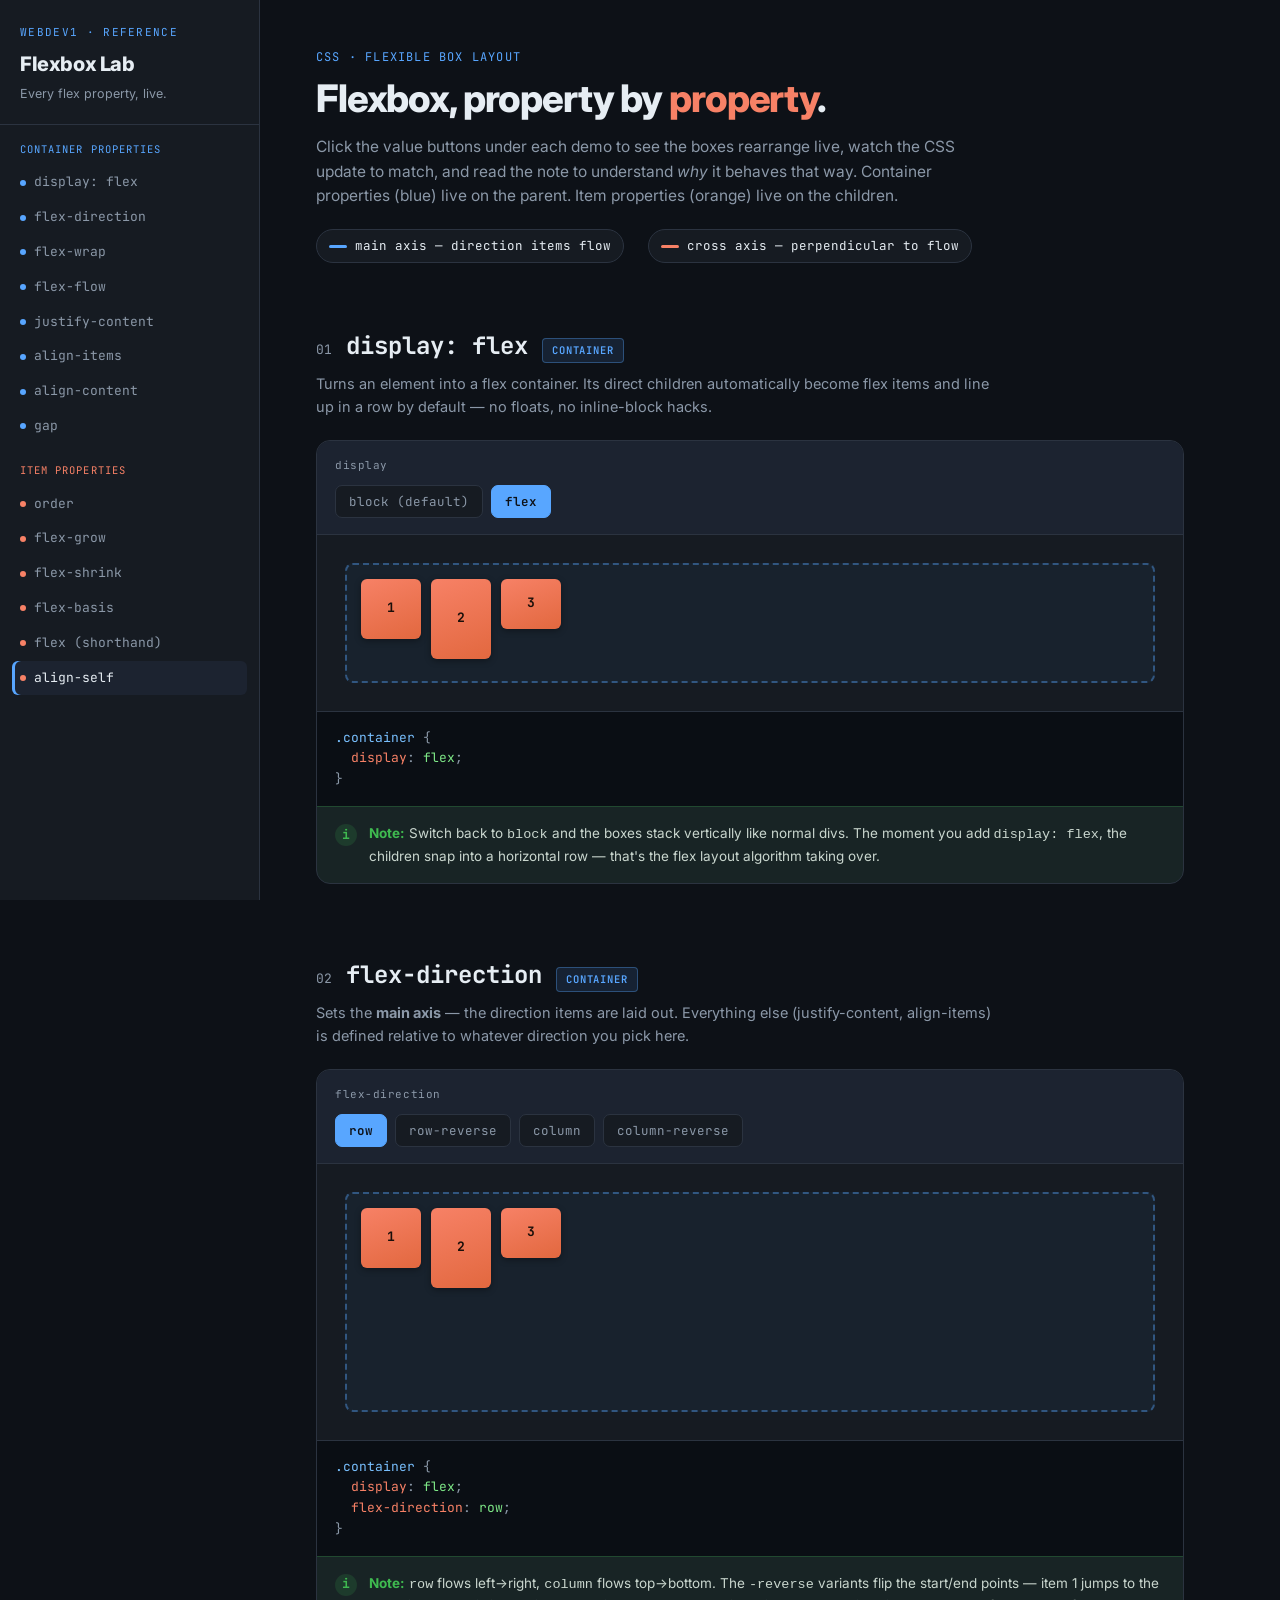
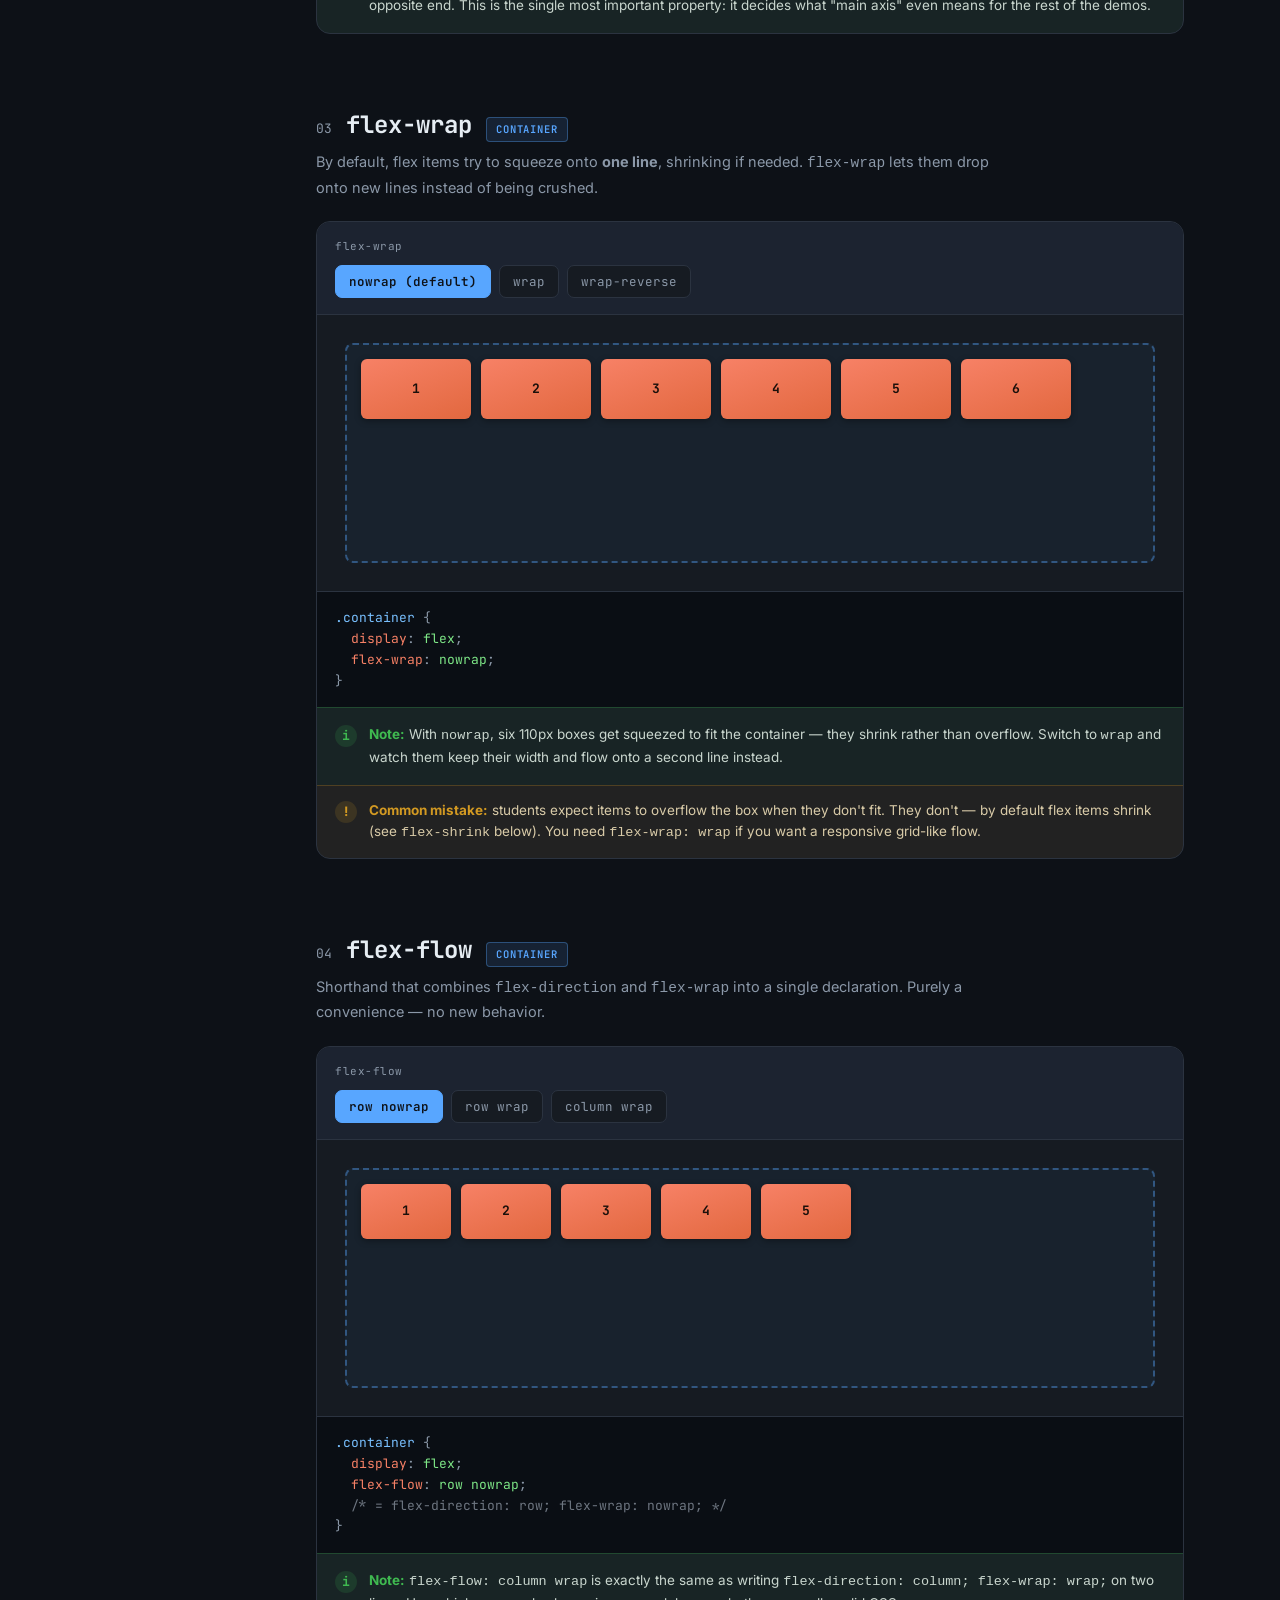
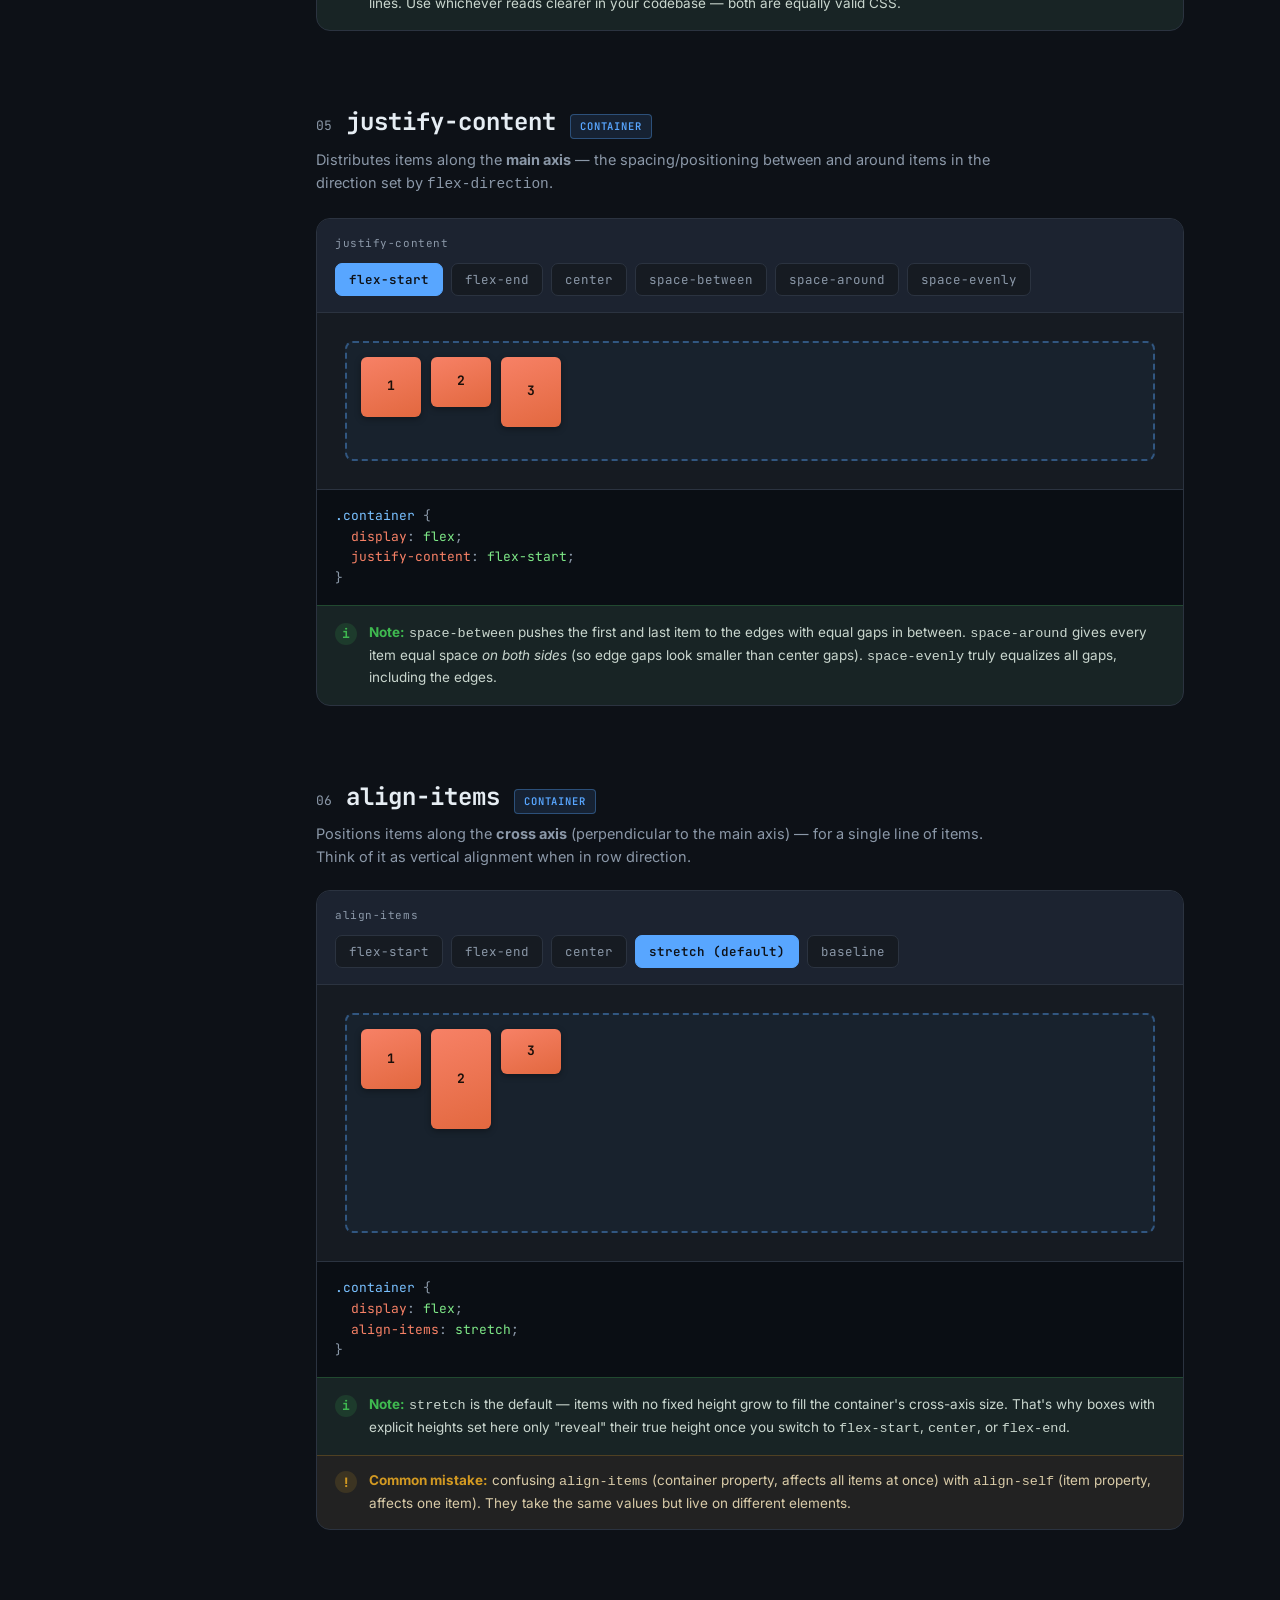
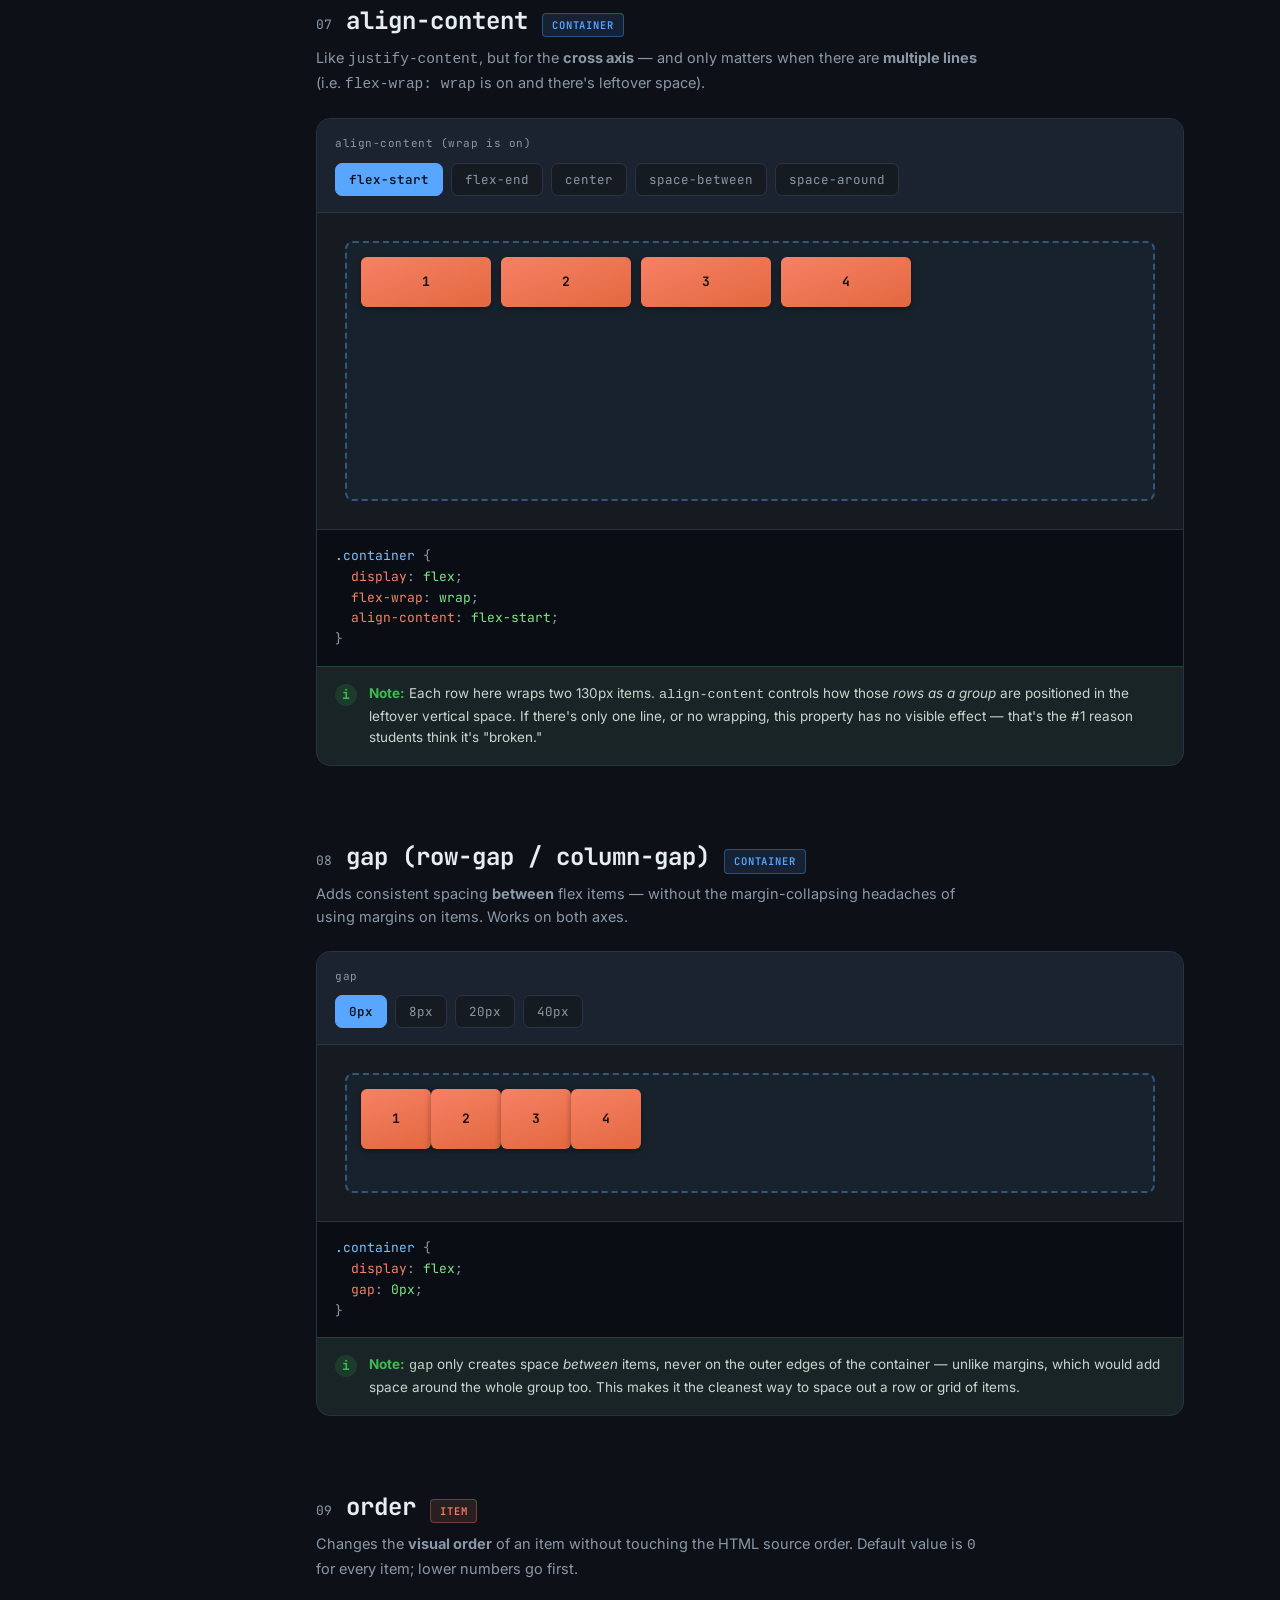
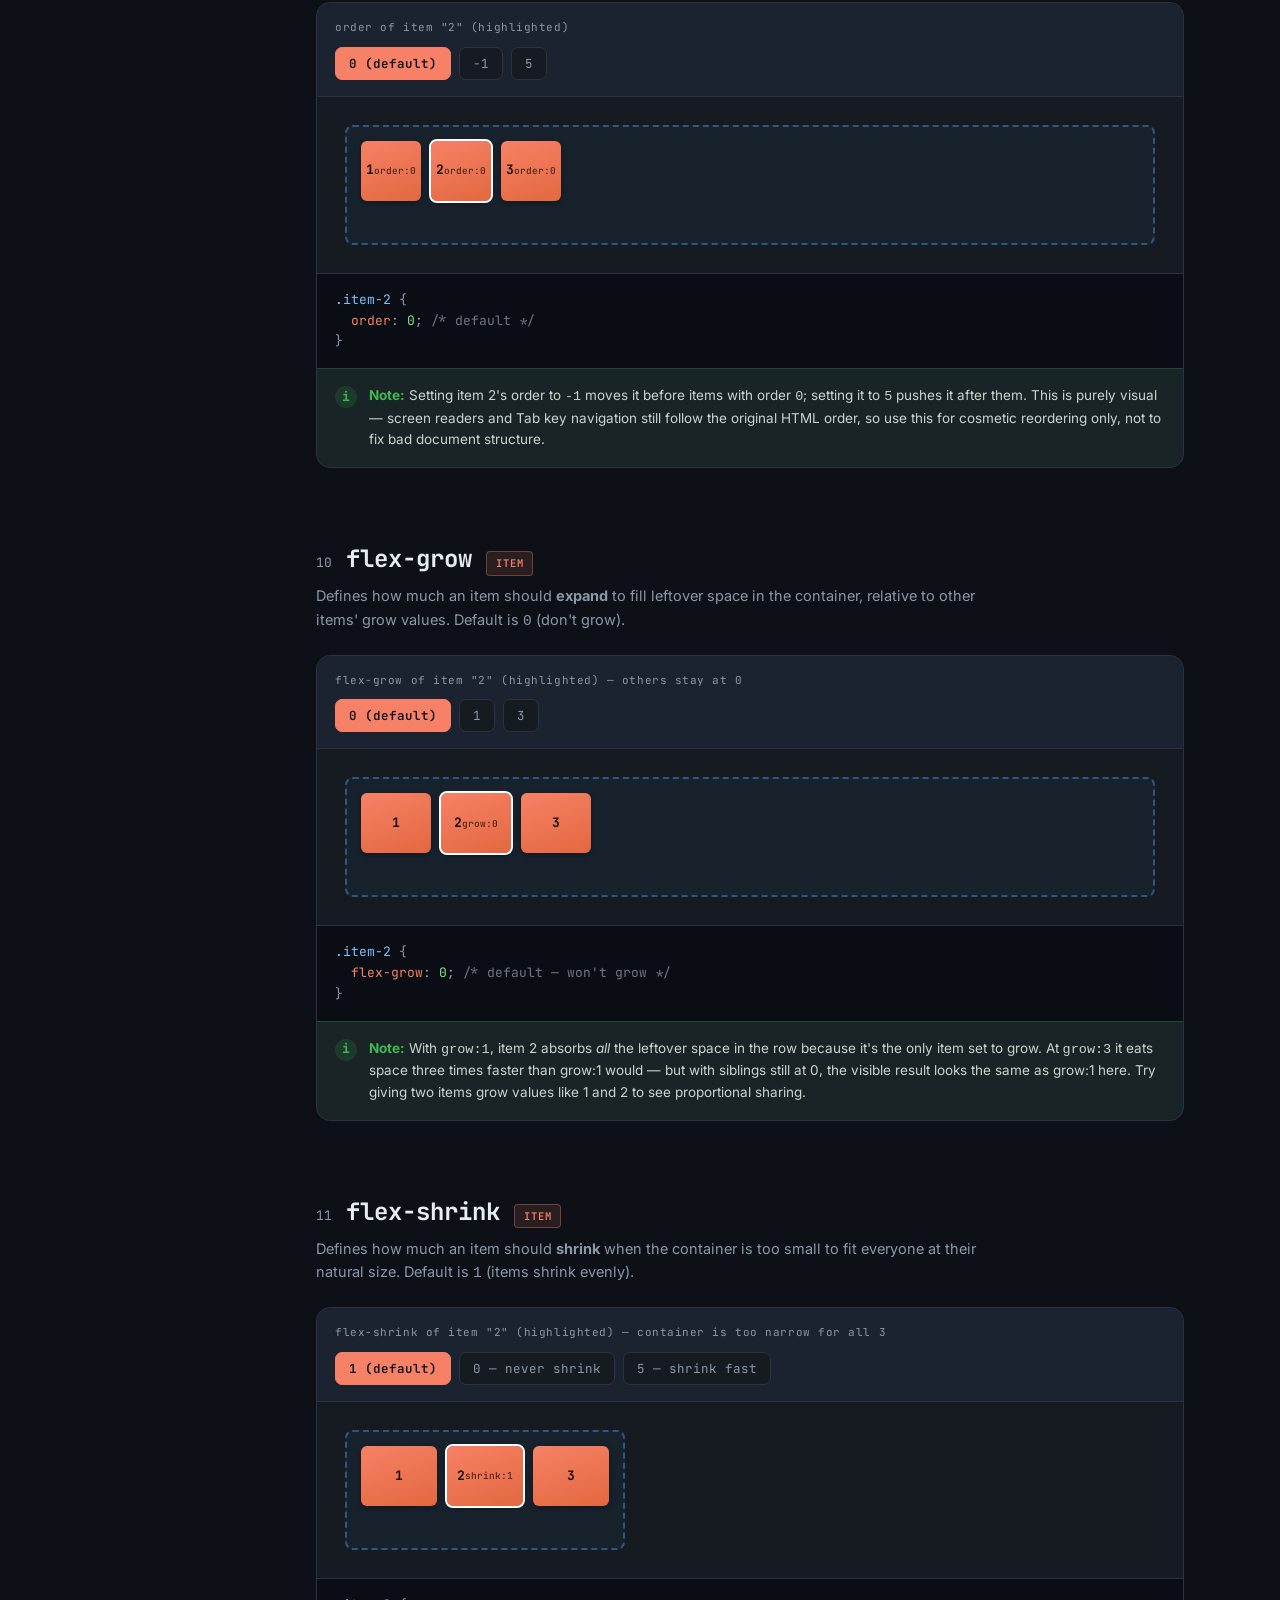
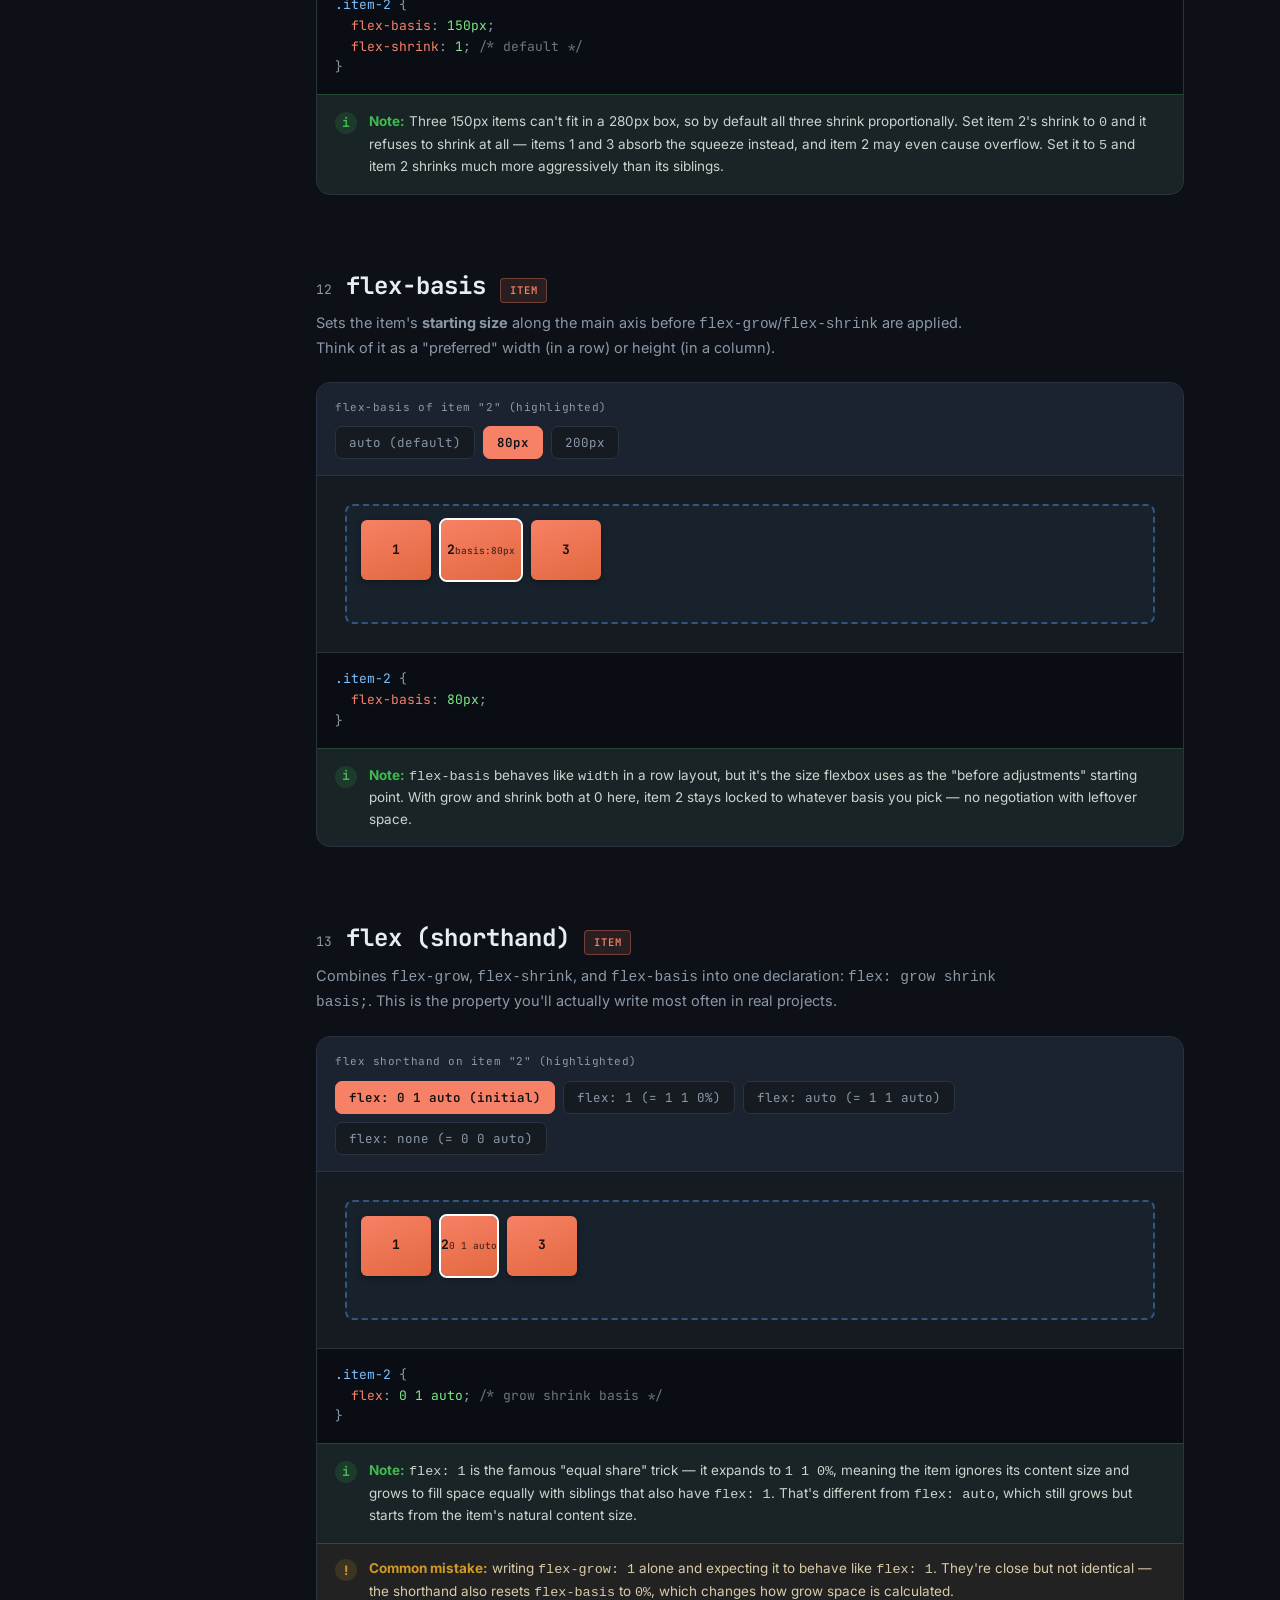
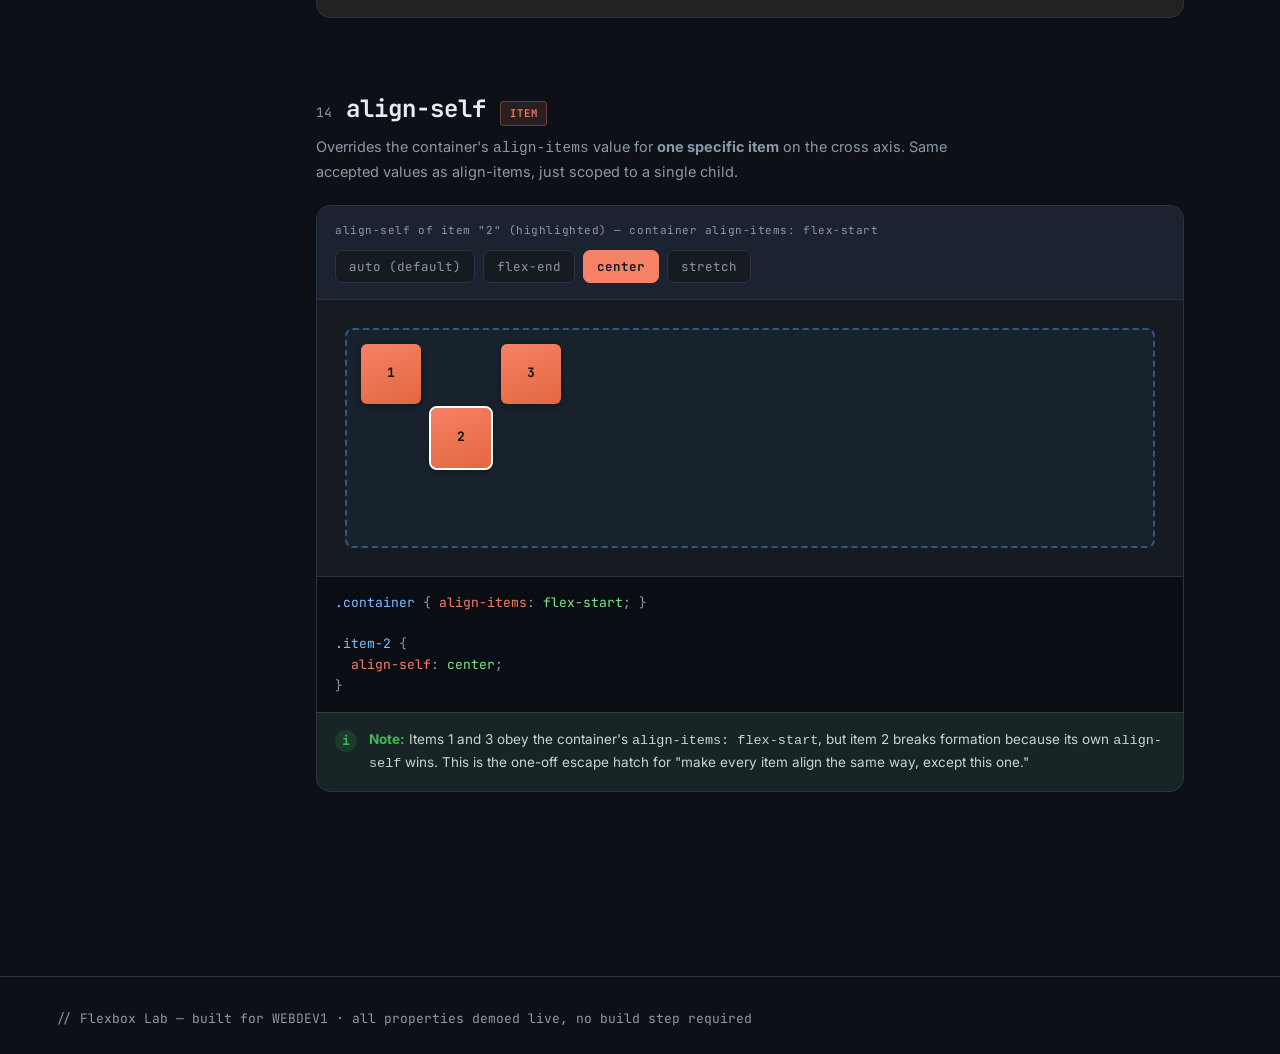
<file: index.html>
<!DOCTYPE html>
<html lang="en">
<head>
<meta charset="UTF-8">
<meta name="viewport" content="width=device-width, initial-scale=1.0">
<title>Flexbox Lab — CSS Flexible Box Properties</title>
<link rel="preconnect" href="https://fonts.googleapis.com">
<link href="https://fonts.googleapis.com/css2?family=JetBrains+Mono:wght@400;500;600;700&family=Inter:wght@400;500;600;700;800&display=swap" rel="stylesheet">
<style>
  :root{
    --bg:#0D1117;
    --panel:#161B22;
    --panel-2:#1C2330;
    --border:#2B3340;
    --text:#E6EDF3;
    --text-dim:#8B98A8;
    --container-accent:#58A6FF;
    --item-accent:#F78166;
    --note-accent:#3FB950;
    --warn-accent:#D29922;
    --mono: 'JetBrains Mono', monospace;
    --sans: 'Inter', sans-serif;
  }

  *{box-sizing:border-box;}
  html{scroll-behavior:smooth;}
  body{
    margin:0;
    background:var(--bg);
    color:var(--text);
    font-family:var(--sans);
    line-height:1.6;
  }

  /* ===== Layout shell ===== */
  .shell{
    display:grid;
    grid-template-columns: 260px 1fr;
    min-height:100vh;
  }

  /* ===== Sidebar ===== */
  .sidebar{
    position:sticky;
    top:0;
    height:100vh;
    overflow-y:auto;
    background:var(--panel);
    border-right:1px solid var(--border);
    padding:24px 0 40px;
  }
  .brand{
    padding:0 20px 20px;
    border-bottom:1px solid var(--border);
    margin-bottom:16px;
  }
  .brand .tag{
    font-family:var(--mono);
    font-size:11px;
    letter-spacing:0.12em;
    color:var(--container-accent);
    text-transform:uppercase;
  }
  .brand h1{
    font-size:20px;
    margin:6px 0 4px;
    font-weight:800;
    letter-spacing:-0.02em;
  }
  .brand p{
    font-size:12.5px;
    color:var(--text-dim);
    margin:0;
  }
  .nav-group{
    padding:0 12px;
    margin-bottom:18px;
  }
  .nav-group-label{
    font-family:var(--mono);
    font-size:10.5px;
    letter-spacing:0.1em;
    text-transform:uppercase;
    color:var(--text-dim);
    padding:0 8px 8px;
  }
  .nav-group.container .nav-group-label{color:var(--container-accent);}
  .nav-group.item .nav-group-label{color:var(--item-accent);}
  .nav-link{
    display:flex;
    align-items:center;
    gap:8px;
    padding:7px 8px;
    border-radius:6px;
    color:var(--text-dim);
    text-decoration:none;
    font-size:13px;
    font-family:var(--mono);
    transition:background 0.15s, color 0.15s;
  }
  .nav-link:hover{background:var(--panel-2); color:var(--text);}
  .nav-link.active{background:var(--panel-2); color:var(--text); box-shadow:inset 3px 0 0 var(--dot-color, var(--container-accent));}
  .nav-link .dot{
    width:6px;height:6px;border-radius:50%;
    background:var(--dot-color, var(--container-accent));
    flex-shrink:0;
  }
  .nav-group.item .dot{--dot-color:var(--item-accent);}

  /* ===== Main ===== */
  main{padding:48px 56px 120px; max-width:980px;}

  .hero{margin-bottom:56px;}
  .hero .eyebrow{
    font-family:var(--mono);
    font-size:12px;
    color:var(--container-accent);
    letter-spacing:0.1em;
    text-transform:uppercase;
    margin-bottom:10px;
  }
  .hero h2{
    font-size:38px;
    font-weight:800;
    letter-spacing:-0.03em;
    margin:0 0 14px;
    line-height:1.15;
  }
  .hero h2 span{color:var(--item-accent);}
  .hero p{
    font-size:15.5px;
    color:var(--text-dim);
    max-width:640px;
    margin:0 0 20px;
  }
  .axis-legend{
    display:flex;
    gap:24px;
    flex-wrap:wrap;
    font-family:var(--mono);
    font-size:12.5px;
  }
  .axis-legend .pill{
    display:flex;align-items:center;gap:8px;
    padding:6px 12px;
    border:1px solid var(--border);
    border-radius:20px;
    background:var(--panel);
  }
  .axis-legend .swatch{width:18px;height:3px;border-radius:2px;}
  .axis-legend .main-axis .swatch{background:var(--container-accent);}
  .axis-legend .cross-axis .swatch{background:var(--item-accent);}

  /* ===== Section header ===== */
  .section{
    margin-bottom:64px;
    padding-top:8px;
  }
  .section-head{
    display:flex;
    align-items:baseline;
    gap:14px;
    margin-bottom:6px;
    flex-wrap:wrap;
  }
  .section-head .index{
    font-family:var(--mono);
    font-size:13px;
    color:var(--text-dim);
  }
  .section-head h3{
    font-family:var(--mono);
    font-size:24px;
    font-weight:700;
    margin:0;
    color:var(--text);
  }
  .section-head .badge{
    font-family:var(--mono);
    font-size:10.5px;
    letter-spacing:0.08em;
    text-transform:uppercase;
    padding:3px 9px;
    border-radius:4px;
    font-weight:600;
  }
  .badge.container-badge{background:rgba(88,166,255,0.12); color:var(--container-accent); border:1px solid rgba(88,166,255,0.35);}
  .badge.item-badge{background:rgba(247,129,102,0.12); color:var(--item-accent); border:1px solid rgba(247,129,102,0.35);}
  .section-desc{
    color:var(--text-dim);
    font-size:14.5px;
    max-width:680px;
    margin:0 0 22px;
  }

  /* ===== Demo card ===== */
  .demo-card{
    background:var(--panel);
    border:1px solid var(--border);
    border-radius:14px;
    overflow:hidden;
  }

  .controls{
    display:flex;
    flex-wrap:wrap;
    gap:8px;
    padding:16px 18px;
    border-bottom:1px solid var(--border);
    background:var(--panel-2);
  }
  .controls .ctrl-label{
    font-family:var(--mono);
    font-size:11px;
    color:var(--text-dim);
    width:100%;
    margin-bottom:2px;
    letter-spacing:0.05em;
  }
  .val-btn{
    font-family:var(--mono);
    font-size:12.5px;
    padding:7px 13px;
    border-radius:7px;
    border:1px solid var(--border);
    background:var(--panel);
    color:var(--text-dim);
    cursor:pointer;
    transition:all 0.15s;
  }
  .val-btn:hover{border-color:var(--container-accent); color:var(--text);}
  .val-btn.active{
    background:var(--container-accent);
    border-color:var(--container-accent);
    color:#0D1117;
    font-weight:600;
  }
  .item-section .val-btn.active{
    background:var(--item-accent);
    border-color:var(--item-accent);
  }

  .stage{
    padding:28px;
    min-height:160px;
    background:
      linear-gradient(var(--panel) 1px, transparent 1px),
      linear-gradient(90deg, var(--panel) 1px, transparent 1px);
  }
  .flex-box{
    display:flex;
    background:rgba(88,166,255,0.05);
    border:2px dashed rgba(88,166,255,0.4);
    border-radius:8px;
    padding:14px;
    gap:10px;
    min-height:120px;
    transition:all 0.25s ease;
  }
  .flex-box.tall{min-height:220px;}
  .flex-item{
    background:linear-gradient(160deg, #F78166, #E2683F);
    color:#1a0f0a;
    font-family:var(--mono);
    font-weight:700;
    font-size:13px;
    display:flex;
    align-items:center;
    justify-content:center;
    border-radius:6px;
    box-shadow:0 2px 6px rgba(0,0,0,0.35);
    transition:all 0.25s ease;
    flex-shrink:0;
  }
  .flex-item.i1{width:60px;height:60px;}
  .flex-item.i2{width:60px;height:80px;}
  .flex-item.i3{width:60px;height:50px;}
  .flex-item.i4{width:60px;height:70px;}

  .code-row{
    display:flex;
    border-top:1px solid var(--border);
  }
  .code-block{
    flex:1;
    padding:16px 18px;
    font-family:var(--mono);
    font-size:13px;
    background:#0A0E14;
    color:#A8C7FA;
    overflow-x:auto;
    white-space:pre;
  }
  .code-block .prop{color:#F78166;}
  .code-block .val{color:#7EE787;}
  .code-block .sel{color:#79C0FF;}
  .code-block .punc{color:#8B98A8;}
  .code-block .comment{color:#6E7681;}

  .note{
    display:flex;
    gap:12px;
    padding:16px 18px;
    background:rgba(63,185,80,0.06);
    border-top:1px solid rgba(63,185,80,0.25);
  }
  .note .icon{
    flex-shrink:0;
    width:22px;height:22px;
    border-radius:50%;
    background:rgba(63,185,80,0.15);
    color:var(--note-accent);
    display:flex;align-items:center;justify-content:center;
    font-family:var(--mono);
    font-weight:700;
    font-size:13px;
    margin-top:1px;
  }
  .note p{
    margin:0;
    font-size:13.5px;
    color:#C9D6CE;
  }
  .note strong{color:var(--note-accent);}

  .gotcha{
    display:flex;
    gap:12px;
    padding:14px 18px;
    background:rgba(210,153,34,0.06);
    border-top:1px solid rgba(210,153,34,0.25);
  }
  .gotcha .icon{
    flex-shrink:0;
    width:22px;height:22px;
    border-radius:50%;
    background:rgba(210,153,34,0.15);
    color:var(--warn-accent);
    display:flex;align-items:center;justify-content:center;
    font-weight:700;
    font-size:13px;
    margin-top:1px;
  }
  .gotcha p{margin:0; font-size:13.5px; color:#D9CBA8;}
  .gotcha strong{color:var(--warn-accent);}

  /* numbered item labels for order/flex-grow demos */
  .flex-item .sub{
    display:block;
    font-size:9.5px;
    opacity:0.75;
    font-weight:500;
  }

  footer{
    border-top:1px solid var(--border);
    padding:32px 56px 60px;
    color:var(--text-dim);
    font-size:13px;
    font-family:var(--mono);
  }

  @media (max-width: 880px){
    .shell{grid-template-columns:1fr;}
    .sidebar{position:relative; height:auto;}
    main{padding:32px 20px 100px;}
    footer{padding:24px 20px 48px;}
  }

  ::-webkit-scrollbar{width:10px; height:10px;}
  ::-webkit-scrollbar-track{background:var(--bg);}
  ::-webkit-scrollbar-thumb{background:var(--border); border-radius:5px;}
</style>
</head>
<body>

<div class="shell">

  <!-- ============ SIDEBAR ============ -->
  <aside class="sidebar">
    <div class="brand">
      <div class="tag">WEBDEV1 · Reference</div>
      <h1>Flexbox Lab</h1>
      <p>Every flex property, live.</p>
    </div>

    <div class="nav-group container">
      <div class="nav-group-label">Container Properties</div>
      <a href="#display" class="nav-link"><span class="dot"></span>display: flex</a>
      <a href="#flex-direction" class="nav-link"><span class="dot"></span>flex-direction</a>
      <a href="#flex-wrap" class="nav-link"><span class="dot"></span>flex-wrap</a>
      <a href="#flex-flow" class="nav-link"><span class="dot"></span>flex-flow</a>
      <a href="#justify-content" class="nav-link"><span class="dot"></span>justify-content</a>
      <a href="#align-items" class="nav-link"><span class="dot"></span>align-items</a>
      <a href="#align-content" class="nav-link"><span class="dot"></span>align-content</a>
      <a href="#gap" class="nav-link"><span class="dot"></span>gap</a>
    </div>

    <div class="nav-group item">
      <div class="nav-group-label">Item Properties</div>
      <a href="#order" class="nav-link"><span class="dot"></span>order</a>
      <a href="#flex-grow" class="nav-link"><span class="dot"></span>flex-grow</a>
      <a href="#flex-shrink" class="nav-link"><span class="dot"></span>flex-shrink</a>
      <a href="#flex-basis" class="nav-link"><span class="dot"></span>flex-basis</a>
      <a href="#flex-shorthand" class="nav-link"><span class="dot"></span>flex (shorthand)</a>
      <a href="#align-self" class="nav-link"><span class="dot"></span>align-self</a>
    </div>
  </aside>

  <!-- ============ MAIN ============ -->
  <main>

    <div class="hero">
      <div class="eyebrow">CSS · Flexible Box Layout</div>
      <h2>Flexbox, property by <span>property</span>.</h2>
      <p>Click the value buttons under each demo to see the boxes rearrange live, watch the CSS update to match, and read the note to understand <em>why</em> it behaves that way. Container properties (blue) live on the parent. Item properties (orange) live on the children.</p>
      <div class="axis-legend">
        <div class="pill main-axis"><span class="swatch"></span> main axis — direction items flow</div>
        <div class="pill cross-axis"><span class="swatch" style="background:var(--item-accent)"></span> cross axis — perpendicular to flow</div>
      </div>
    </div>

    <!-- ============ display: flex ============ -->
    <section class="section" id="display">
      <div class="section-head">
        <span class="index">01</span>
        <h3>display: flex</h3>
        <span class="badge container-badge">container</span>
      </div>
      <p class="section-desc">Turns an element into a flex container. Its direct children automatically become flex items and line up in a row by default — no floats, no inline-block hacks.</p>

      <div class="demo-card">
        <div class="controls">
          <span class="ctrl-label">display</span>
          <button class="val-btn" data-target="displayBox" data-prop="display" data-val="block">block (default)</button>
          <button class="val-btn active" data-target="displayBox" data-prop="display" data-val="flex">flex</button>
        </div>
        <div class="stage">
          <div class="flex-box" id="displayBox" style="display:flex;">
            <div class="flex-item i1">1</div>
            <div class="flex-item i2">2</div>
            <div class="flex-item i3">3</div>
          </div>
        </div>
        <div class="code-row">
          <div class="code-block" id="displayCode"><span class="sel">.container</span> <span class="punc">{</span>
  <span class="prop">display</span><span class="punc">:</span> <span class="val">flex</span><span class="punc">;</span>
<span class="punc">}</span></div>
        </div>
        <div class="note">
          <span class="icon">i</span>
          <p><strong>Note:</strong> Switch back to <code>block</code> and the boxes stack vertically like normal divs. The moment you add <code>display: flex</code>, the children snap into a horizontal row — that's the flex layout algorithm taking over.</p>
        </div>
      </div>
    </section>

    <!-- ============ flex-direction ============ -->
    <section class="section" id="flex-direction">
      <div class="section-head">
        <span class="index">02</span>
        <h3>flex-direction</h3>
        <span class="badge container-badge">container</span>
      </div>
      <p class="section-desc">Sets the <strong>main axis</strong> — the direction items are laid out. Everything else (justify-content, align-items) is defined relative to whatever direction you pick here.</p>

      <div class="demo-card">
        <div class="controls">
          <span class="ctrl-label">flex-direction</span>
          <button class="val-btn active" data-target="directionBox" data-prop="flex-direction" data-val="row">row</button>
          <button class="val-btn" data-target="directionBox" data-prop="flex-direction" data-val="row-reverse">row-reverse</button>
          <button class="val-btn" data-target="directionBox" data-prop="flex-direction" data-val="column">column</button>
          <button class="val-btn" data-target="directionBox" data-prop="flex-direction" data-val="column-reverse">column-reverse</button>
        </div>
        <div class="stage">
          <div class="flex-box tall" id="directionBox" style="flex-direction:row;">
            <div class="flex-item i1">1</div>
            <div class="flex-item i2">2</div>
            <div class="flex-item i3">3</div>
          </div>
        </div>
        <div class="code-row">
          <div class="code-block" id="directionCode"><span class="sel">.container</span> <span class="punc">{</span>
  <span class="prop">display</span><span class="punc">:</span> <span class="val">flex</span><span class="punc">;</span>
  <span class="prop">flex-direction</span><span class="punc">:</span> <span class="val">row</span><span class="punc">;</span>
<span class="punc">}</span></div>
        </div>
        <div class="note">
          <span class="icon">i</span>
          <p><strong>Note:</strong> <code>row</code> flows left→right, <code>column</code> flows top→bottom. The <code>-reverse</code> variants flip the start/end points — item 1 jumps to the opposite end. This is the single most important property: it decides what "main axis" even means for the rest of the demos.</p>
        </div>
      </div>
    </section>

    <!-- ============ flex-wrap ============ -->
    <section class="section" id="flex-wrap">
      <div class="section-head">
        <span class="index">03</span>
        <h3>flex-wrap</h3>
        <span class="badge container-badge">container</span>
      </div>
      <p class="section-desc">By default, flex items try to squeeze onto <strong>one line</strong>, shrinking if needed. <code>flex-wrap</code> lets them drop onto new lines instead of being crushed.</p>

      <div class="demo-card">
        <div class="controls">
          <span class="ctrl-label">flex-wrap</span>
          <button class="val-btn active" data-target="wrapBox" data-prop="flex-wrap" data-val="nowrap">nowrap (default)</button>
          <button class="val-btn" data-target="wrapBox" data-prop="flex-wrap" data-val="wrap">wrap</button>
          <button class="val-btn" data-target="wrapBox" data-prop="flex-wrap" data-val="wrap-reverse">wrap-reverse</button>
        </div>
        <div class="stage">
          <div class="flex-box tall" id="wrapBox" style="flex-wrap:nowrap;">
            <div class="flex-item" style="width:110px;height:60px;">1</div>
            <div class="flex-item" style="width:110px;height:60px;">2</div>
            <div class="flex-item" style="width:110px;height:60px;">3</div>
            <div class="flex-item" style="width:110px;height:60px;">4</div>
            <div class="flex-item" style="width:110px;height:60px;">5</div>
            <div class="flex-item" style="width:110px;height:60px;">6</div>
          </div>
        </div>
        <div class="code-row">
          <div class="code-block" id="wrapCode"><span class="sel">.container</span> <span class="punc">{</span>
  <span class="prop">display</span><span class="punc">:</span> <span class="val">flex</span><span class="punc">;</span>
  <span class="prop">flex-wrap</span><span class="punc">:</span> <span class="val">nowrap</span><span class="punc">;</span>
<span class="punc">}</span></div>
        </div>
        <div class="note">
          <span class="icon">i</span>
          <p><strong>Note:</strong> With <code>nowrap</code>, six 110px boxes get squeezed to fit the container — they shrink rather than overflow. Switch to <code>wrap</code> and watch them keep their width and flow onto a second line instead.</p>
        </div>
        <div class="gotcha">
          <span class="icon">!</span>
          <p><strong>Common mistake:</strong> students expect items to overflow the box when they don't fit. They don't — by default flex items shrink (see <code>flex-shrink</code> below). You need <code>flex-wrap: wrap</code> if you want a responsive grid-like flow.</p>
        </div>
      </div>
    </section>

    <!-- ============ flex-flow ============ -->
    <section class="section" id="flex-flow">
      <div class="section-head">
        <span class="index">04</span>
        <h3>flex-flow</h3>
        <span class="badge container-badge">container</span>
      </div>
      <p class="section-desc">Shorthand that combines <code>flex-direction</code> and <code>flex-wrap</code> into a single declaration. Purely a convenience — no new behavior.</p>

      <div class="demo-card">
        <div class="controls">
          <span class="ctrl-label">flex-flow</span>
          <button class="val-btn active" data-target="flowBox" data-flow="row nowrap">row nowrap</button>
          <button class="val-btn" data-target="flowBox" data-flow="row wrap">row wrap</button>
          <button class="val-btn" data-target="flowBox" data-flow="column wrap">column wrap</button>
        </div>
        <div class="stage">
          <div class="flex-box tall" id="flowBox" style="flex-flow:row nowrap;">
            <div class="flex-item" style="width:90px;height:55px;">1</div>
            <div class="flex-item" style="width:90px;height:55px;">2</div>
            <div class="flex-item" style="width:90px;height:55px;">3</div>
            <div class="flex-item" style="width:90px;height:55px;">4</div>
            <div class="flex-item" style="width:90px;height:55px;">5</div>
          </div>
        </div>
        <div class="code-row">
          <div class="code-block" id="flowCode"><span class="sel">.container</span> <span class="punc">{</span>
  <span class="prop">display</span><span class="punc">:</span> <span class="val">flex</span><span class="punc">;</span>
  <span class="prop">flex-flow</span><span class="punc">:</span> <span class="val">row nowrap</span><span class="punc">;</span>
  <span class="comment">/* = flex-direction: row; flex-wrap: nowrap; */</span>
<span class="punc">}</span></div>
        </div>
        <div class="note">
          <span class="icon">i</span>
          <p><strong>Note:</strong> <code>flex-flow: column wrap</code> is exactly the same as writing <code>flex-direction: column; flex-wrap: wrap;</code> on two lines. Use whichever reads clearer in your codebase — both are equally valid CSS.</p>
        </div>
      </div>
    </section>

    <!-- ============ justify-content ============ -->
    <section class="section" id="justify-content">
      <div class="section-head">
        <span class="index">05</span>
        <h3>justify-content</h3>
        <span class="badge container-badge">container</span>
      </div>
      <p class="section-desc">Distributes items along the <strong>main axis</strong> — the spacing/positioning between and around items in the direction set by <code>flex-direction</code>.</p>

      <div class="demo-card">
        <div class="controls">
          <span class="ctrl-label">justify-content</span>
          <button class="val-btn active" data-target="justifyBox" data-prop="justify-content" data-val="flex-start">flex-start</button>
          <button class="val-btn" data-target="justifyBox" data-prop="justify-content" data-val="flex-end">flex-end</button>
          <button class="val-btn" data-target="justifyBox" data-prop="justify-content" data-val="center">center</button>
          <button class="val-btn" data-target="justifyBox" data-prop="justify-content" data-val="space-between">space-between</button>
          <button class="val-btn" data-target="justifyBox" data-prop="justify-content" data-val="space-around">space-around</button>
          <button class="val-btn" data-target="justifyBox" data-prop="justify-content" data-val="space-evenly">space-evenly</button>
        </div>
        <div class="stage">
          <div class="flex-box" id="justifyBox" style="justify-content:flex-start;">
            <div class="flex-item i1">1</div>
            <div class="flex-item i3">2</div>
            <div class="flex-item i4">3</div>
          </div>
        </div>
        <div class="code-row">
          <div class="code-block" id="justifyCode"><span class="sel">.container</span> <span class="punc">{</span>
  <span class="prop">display</span><span class="punc">:</span> <span class="val">flex</span><span class="punc">;</span>
  <span class="prop">justify-content</span><span class="punc">:</span> <span class="val">flex-start</span><span class="punc">;</span>
<span class="punc">}</span></div>
        </div>
        <div class="note">
          <span class="icon">i</span>
          <p><strong>Note:</strong> <code>space-between</code> pushes the first and last item to the edges with equal gaps in between. <code>space-around</code> gives every item equal space <em>on both sides</em> (so edge gaps look smaller than center gaps). <code>space-evenly</code> truly equalizes all gaps, including the edges.</p>
        </div>
      </div>
    </section>

    <!-- ============ align-items ============ -->
    <section class="section" id="align-items">
      <div class="section-head">
        <span class="index">06</span>
        <h3>align-items</h3>
        <span class="badge container-badge">container</span>
      </div>
      <p class="section-desc">Positions items along the <strong>cross axis</strong> (perpendicular to the main axis) — for a single line of items. Think of it as vertical alignment when in row direction.</p>

      <div class="demo-card">
        <div class="controls">
          <span class="ctrl-label">align-items</span>
          <button class="val-btn" data-target="alignItemsBox" data-prop="align-items" data-val="flex-start">flex-start</button>
          <button class="val-btn" data-target="alignItemsBox" data-prop="align-items" data-val="flex-end">flex-end</button>
          <button class="val-btn" data-target="alignItemsBox" data-prop="align-items" data-val="center">center</button>
          <button class="val-btn active" data-target="alignItemsBox" data-prop="align-items" data-val="stretch">stretch (default)</button>
          <button class="val-btn" data-target="alignItemsBox" data-prop="align-items" data-val="baseline">baseline</button>
        </div>
        <div class="stage">
          <div class="flex-box tall" id="alignItemsBox" style="align-items:stretch;">
            <div class="flex-item" style="width:60px;height:60px;">1</div>
            <div class="flex-item" style="width:60px;height:100px;">2</div>
            <div class="flex-item" style="width:60px;height:45px;">3</div>
          </div>
        </div>
        <div class="code-row">
          <div class="code-block" id="alignItemsCode"><span class="sel">.container</span> <span class="punc">{</span>
  <span class="prop">display</span><span class="punc">:</span> <span class="val">flex</span><span class="punc">;</span>
  <span class="prop">align-items</span><span class="punc">:</span> <span class="val">stretch</span><span class="punc">;</span>
<span class="punc">}</span></div>
        </div>
        <div class="note">
          <span class="icon">i</span>
          <p><strong>Note:</strong> <code>stretch</code> is the default — items with no fixed height grow to fill the container's cross-axis size. That's why boxes with explicit heights set here only "reveal" their true height once you switch to <code>flex-start</code>, <code>center</code>, or <code>flex-end</code>.</p>
        </div>
        <div class="gotcha">
          <span class="icon">!</span>
          <p><strong>Common mistake:</strong> confusing <code>align-items</code> (container property, affects all items at once) with <code>align-self</code> (item property, affects one item). They take the same values but live on different elements.</p>
        </div>
      </div>
    </section>

    <!-- ============ align-content ============ -->
    <section class="section" id="align-content">
      <div class="section-head">
        <span class="index">07</span>
        <h3>align-content</h3>
        <span class="badge container-badge">container</span>
      </div>
      <p class="section-desc">Like <code>justify-content</code>, but for the <strong>cross axis</strong> — and only matters when there are <strong>multiple lines</strong> (i.e. <code>flex-wrap: wrap</code> is on and there's leftover space).</p>

      <div class="demo-card">
        <div class="controls">
          <span class="ctrl-label">align-content (wrap is on)</span>
          <button class="val-btn active" data-target="alignContentBox" data-prop="align-content" data-val="flex-start">flex-start</button>
          <button class="val-btn" data-target="alignContentBox" data-prop="align-content" data-val="flex-end">flex-end</button>
          <button class="val-btn" data-target="alignContentBox" data-prop="align-content" data-val="center">center</button>
          <button class="val-btn" data-target="alignContentBox" data-prop="align-content" data-val="space-between">space-between</button>
          <button class="val-btn" data-target="alignContentBox" data-prop="align-content" data-val="space-around">space-around</button>
        </div>
        <div class="stage">
          <div class="flex-box" id="alignContentBox" style="flex-wrap:wrap; align-content:flex-start; height:260px;">
            <div class="flex-item" style="width:130px;height:50px;">1</div>
            <div class="flex-item" style="width:130px;height:50px;">2</div>
            <div class="flex-item" style="width:130px;height:50px;">3</div>
            <div class="flex-item" style="width:130px;height:50px;">4</div>
          </div>
        </div>
        <div class="code-row">
          <div class="code-block" id="alignContentCode"><span class="sel">.container</span> <span class="punc">{</span>
  <span class="prop">display</span><span class="punc">:</span> <span class="val">flex</span><span class="punc">;</span>
  <span class="prop">flex-wrap</span><span class="punc">:</span> <span class="val">wrap</span><span class="punc">;</span>
  <span class="prop">align-content</span><span class="punc">:</span> <span class="val">flex-start</span><span class="punc">;</span>
<span class="punc">}</span></div>
        </div>
        <div class="note">
          <span class="icon">i</span>
          <p><strong>Note:</strong> Each row here wraps two 130px items. <code>align-content</code> controls how those <em>rows as a group</em> are positioned in the leftover vertical space. If there's only one line, or no wrapping, this property has no visible effect — that's the #1 reason students think it's "broken."</p>
        </div>
      </div>
    </section>

    <!-- ============ gap ============ -->
    <section class="section" id="gap">
      <div class="section-head">
        <span class="index">08</span>
        <h3>gap (row-gap / column-gap)</h3>
        <span class="badge container-badge">container</span>
      </div>
      <p class="section-desc">Adds consistent spacing <strong>between</strong> flex items — without the margin-collapsing headaches of using margins on items. Works on both axes.</p>

      <div class="demo-card">
        <div class="controls">
          <span class="ctrl-label">gap</span>
          <button class="val-btn active" data-target="gapBox" data-prop="gap" data-val="0px">0px</button>
          <button class="val-btn" data-target="gapBox" data-prop="gap" data-val="8px">8px</button>
          <button class="val-btn" data-target="gapBox" data-prop="gap" data-val="20px">20px</button>
          <button class="val-btn" data-target="gapBox" data-prop="gap" data-val="40px">40px</button>
        </div>
        <div class="stage">
          <div class="flex-box" id="gapBox" style="gap:0px; flex-wrap:wrap;">
            <div class="flex-item" style="width:70px;height:60px;">1</div>
            <div class="flex-item" style="width:70px;height:60px;">2</div>
            <div class="flex-item" style="width:70px;height:60px;">3</div>
            <div class="flex-item" style="width:70px;height:60px;">4</div>
          </div>
        </div>
        <div class="code-row">
          <div class="code-block" id="gapCode"><span class="sel">.container</span> <span class="punc">{</span>
  <span class="prop">display</span><span class="punc">:</span> <span class="val">flex</span><span class="punc">;</span>
  <span class="prop">gap</span><span class="punc">:</span> <span class="val">0px</span><span class="punc">;</span>
<span class="punc">}</span></div>
        </div>
        <div class="note">
          <span class="icon">i</span>
          <p><strong>Note:</strong> <code>gap</code> only creates space <em>between</em> items, never on the outer edges of the container — unlike margins, which would add space around the whole group too. This makes it the cleanest way to space out a row or grid of items.</p>
        </div>
      </div>
    </section>

    <!-- ===================================================== -->
    <!-- ITEM PROPERTIES -->
    <!-- ===================================================== -->

    <!-- ============ order ============ -->
    <section class="section item-section" id="order">
      <div class="section-head">
        <span class="index">09</span>
        <h3>order</h3>
        <span class="badge item-badge">item</span>
      </div>
      <p class="section-desc">Changes the <strong>visual order</strong> of an item without touching the HTML source order. Default value is <code>0</code> for every item; lower numbers go first.</p>

      <div class="demo-card">
        <div class="controls">
          <span class="ctrl-label">order of item "2" (highlighted)</span>
          <button class="val-btn active" data-target="item2order" data-prop="order" data-val="0" data-self="true">0 (default)</button>
          <button class="val-btn" data-target="item2order" data-prop="order" data-val="-1" data-self="true">-1</button>
          <button class="val-btn" data-target="item2order" data-prop="order" data-val="5" data-self="true">5</button>
        </div>
        <div class="stage">
          <div class="flex-box">
            <div class="flex-item" style="width:60px;height:60px;">1<span class="sub">order:0</span></div>
            <div class="flex-item" id="item2order" style="width:60px;height:60px; order:0; outline:2px solid #fff;">2<span class="sub">order:0</span></div>
            <div class="flex-item" style="width:60px;height:60px;">3<span class="sub">order:0</span></div>
          </div>
        </div>
        <div class="code-row">
          <div class="code-block" id="orderCode"><span class="sel">.item-2</span> <span class="punc">{</span>
  <span class="prop">order</span><span class="punc">:</span> <span class="val">0</span><span class="punc">;</span> <span class="comment">/* default */</span>
<span class="punc">}</span></div>
        </div>
        <div class="note">
          <span class="icon">i</span>
          <p><strong>Note:</strong> Setting item 2's order to <code>-1</code> moves it before items with order <code>0</code>; setting it to <code>5</code> pushes it after them. This is purely visual — screen readers and Tab key navigation still follow the original HTML order, so use this for cosmetic reordering only, not to fix bad document structure.</p>
        </div>
      </div>
    </section>

    <!-- ============ flex-grow ============ -->
    <section class="section item-section" id="flex-grow">
      <div class="section-head">
        <span class="index">10</span>
        <h3>flex-grow</h3>
        <span class="badge item-badge">item</span>
      </div>
      <p class="section-desc">Defines how much an item should <strong>expand</strong> to fill leftover space in the container, relative to other items' grow values. Default is <code>0</code> (don't grow).</p>

      <div class="demo-card">
        <div class="controls">
          <span class="ctrl-label">flex-grow of item "2" (highlighted) — others stay at 0</span>
          <button class="val-btn active" data-target="item2grow" data-prop="flex-grow" data-val="0">0 (default)</button>
          <button class="val-btn" data-target="item2grow" data-prop="flex-grow" data-val="1">1</button>
          <button class="val-btn" data-target="item2grow" data-prop="flex-grow" data-val="3">3</button>
        </div>
        <div class="stage">
          <div class="flex-box">
            <div class="flex-item" style="width:70px;height:60px; flex-grow:0;">1</div>
            <div class="flex-item" id="item2grow" style="width:70px;height:60px; flex-grow:0; outline:2px solid #fff;">2<span class="sub" id="item2growLabel">grow:0</span></div>
            <div class="flex-item" style="width:70px;height:60px; flex-grow:0;">3</div>
          </div>
        </div>
        <div class="code-row">
          <div class="code-block" id="growCode"><span class="sel">.item-2</span> <span class="punc">{</span>
  <span class="prop">flex-grow</span><span class="punc">:</span> <span class="val">0</span><span class="punc">;</span> <span class="comment">/* default — won't grow */</span>
<span class="punc">}</span></div>
        </div>
        <div class="note">
          <span class="icon">i</span>
          <p><strong>Note:</strong> With <code>grow:1</code>, item 2 absorbs <em>all</em> the leftover space in the row because it's the only item set to grow. At <code>grow:3</code> it eats space three times faster than grow:1 would — but with siblings still at 0, the visible result looks the same as grow:1 here. Try giving two items grow values like 1 and 2 to see proportional sharing.</p>
        </div>
      </div>
    </section>

    <!-- ============ flex-shrink ============ -->
    <section class="section item-section" id="flex-shrink">
      <div class="section-head">
        <span class="index">11</span>
        <h3>flex-shrink</h3>
        <span class="badge item-badge">item</span>
      </div>
      <p class="section-desc">Defines how much an item should <strong>shrink</strong> when the container is too small to fit everyone at their natural size. Default is <code>1</code> (items shrink evenly).</p>

      <div class="demo-card">
        <div class="controls">
          <span class="ctrl-label">flex-shrink of item "2" (highlighted) — container is too narrow for all 3</span>
          <button class="val-btn active" data-target="item2shrink" data-prop="flex-shrink" data-val="1">1 (default)</button>
          <button class="val-btn" data-target="item2shrink" data-prop="flex-shrink" data-val="0">0 — never shrink</button>
          <button class="val-btn" data-target="item2shrink" data-prop="flex-shrink" data-val="5">5 — shrink fast</button>
        </div>
        <div class="stage" style="overflow:hidden;">
          <div class="flex-box" style="width:280px;">
            <div class="flex-item" style="width:150px;height:60px; flex-shrink:1; flex-grow:0; flex-basis:150px;">1</div>
            <div class="flex-item" id="item2shrink" style="width:150px;height:60px; flex-shrink:1; flex-grow:0; flex-basis:150px; outline:2px solid #fff;">2<span class="sub" id="item2shrinkLabel">shrink:1</span></div>
            <div class="flex-item" style="width:150px;height:60px; flex-shrink:1; flex-grow:0; flex-basis:150px;">3</div>
          </div>
        </div>
        <div class="code-row">
          <div class="code-block" id="shrinkCode"><span class="sel">.item-2</span> <span class="punc">{</span>
  <span class="prop">flex-basis</span><span class="punc">:</span> <span class="val">150px</span><span class="punc">;</span>
  <span class="prop">flex-shrink</span><span class="punc">:</span> <span class="val">1</span><span class="punc">;</span> <span class="comment">/* default */</span>
<span class="punc">}</span></div>
        </div>
        <div class="note">
          <span class="icon">i</span>
          <p><strong>Note:</strong> Three 150px items can't fit in a 280px box, so by default all three shrink proportionally. Set item 2's shrink to <code>0</code> and it refuses to shrink at all — items 1 and 3 absorb the squeeze instead, and item 2 may even cause overflow. Set it to <code>5</code> and item 2 shrinks much more aggressively than its siblings.</p>
        </div>
      </div>
    </section>

    <!-- ============ flex-basis ============ -->
    <section class="section item-section" id="flex-basis">
      <div class="section-head">
        <span class="index">12</span>
        <h3>flex-basis</h3>
        <span class="badge item-badge">item</span>
      </div>
      <p class="section-desc">Sets the item's <strong>starting size</strong> along the main axis before <code>flex-grow</code>/<code>flex-shrink</code> are applied. Think of it as a "preferred" width (in a row) or height (in a column).</p>

      <div class="demo-card">
        <div class="controls">
          <span class="ctrl-label">flex-basis of item "2" (highlighted)</span>
          <button class="val-btn" data-target="item2basis" data-prop="flex-basis" data-val="auto">auto (default)</button>
          <button class="val-btn active" data-target="item2basis" data-prop="flex-basis" data-val="80px">80px</button>
          <button class="val-btn" data-target="item2basis" data-prop="flex-basis" data-val="200px">200px</button>
        </div>
        <div class="stage">
          <div class="flex-box">
            <div class="flex-item" style="width:70px;height:60px;">1</div>
            <div class="flex-item" id="item2basis" style="height:60px; flex-basis:80px; flex-grow:0; flex-shrink:0; outline:2px solid #fff;">2<span class="sub" id="item2basisLabel">basis:80px</span></div>
            <div class="flex-item" style="width:70px;height:60px;">3</div>
          </div>
        </div>
        <div class="code-row">
          <div class="code-block" id="basisCode"><span class="sel">.item-2</span> <span class="punc">{</span>
  <span class="prop">flex-basis</span><span class="punc">:</span> <span class="val">80px</span><span class="punc">;</span>
<span class="punc">}</span></div>
        </div>
        <div class="note">
          <span class="icon">i</span>
          <p><strong>Note:</strong> <code>flex-basis</code> behaves like <code>width</code> in a row layout, but it's the size flexbox uses as the "before adjustments" starting point. With grow and shrink both at 0 here, item 2 stays locked to whatever basis you pick — no negotiation with leftover space.</p>
        </div>
      </div>
    </section>

    <!-- ============ flex shorthand ============ -->
    <section class="section item-section" id="flex-shorthand">
      <div class="section-head">
        <span class="index">13</span>
        <h3>flex (shorthand)</h3>
        <span class="badge item-badge">item</span>
      </div>
      <p class="section-desc">Combines <code>flex-grow</code>, <code>flex-shrink</code>, and <code>flex-basis</code> into one declaration: <code>flex: grow shrink basis;</code>. This is the property you'll actually write most often in real projects.</p>

      <div class="demo-card">
        <div class="controls">
          <span class="ctrl-label">flex shorthand on item "2" (highlighted)</span>
          <button class="val-btn active" data-target="item2flex" data-flexshort="0 1 auto" data-label="0 1 auto">flex: 0 1 auto (initial)</button>
          <button class="val-btn" data-target="item2flex" data-flexshort="1 1 0%" data-label="1 1 0%">flex: 1 (= 1 1 0%)</button>
          <button class="val-btn" data-target="item2flex" data-flexshort="auto" data-label="1 1 auto">flex: auto (= 1 1 auto)</button>
          <button class="val-btn" data-target="item2flex" data-flexshort="none" data-label="0 0 auto">flex: none (= 0 0 auto)</button>
        </div>
        <div class="stage">
          <div class="flex-box">
            <div class="flex-item" style="width:70px;height:60px;">1</div>
            <div class="flex-item" id="item2flex" style="height:60px; flex:0 1 auto; outline:2px solid #fff;">2<span class="sub" id="item2flexLabel">0 1 auto</span></div>
            <div class="flex-item" style="width:70px;height:60px;">3</div>
          </div>
        </div>
        <div class="code-row">
          <div class="code-block" id="flexShortCode"><span class="sel">.item-2</span> <span class="punc">{</span>
  <span class="prop">flex</span><span class="punc">:</span> <span class="val">0 1 auto</span><span class="punc">;</span> <span class="comment">/* grow shrink basis */</span>
<span class="punc">}</span></div>
        </div>
        <div class="note">
          <span class="icon">i</span>
          <p><strong>Note:</strong> <code>flex: 1</code> is the famous "equal share" trick — it expands to <code>1 1 0%</code>, meaning the item ignores its content size and grows to fill space equally with siblings that also have <code>flex: 1</code>. That's different from <code>flex: auto</code>, which still grows but starts from the item's natural content size.</p>
        </div>
        <div class="gotcha">
          <span class="icon">!</span>
          <p><strong>Common mistake:</strong> writing <code>flex-grow: 1</code> alone and expecting it to behave like <code>flex: 1</code>. They're close but not identical — the shorthand also resets <code>flex-basis</code> to <code>0%</code>, which changes how grow space is calculated.</p>
        </div>
      </div>
    </section>

    <!-- ============ align-self ============ -->
    <section class="section item-section" id="align-self">
      <div class="section-head">
        <span class="index">14</span>
        <h3>align-self</h3>
        <span class="badge item-badge">item</span>
      </div>
      <p class="section-desc">Overrides the container's <code>align-items</code> value for <strong>one specific item</strong> on the cross axis. Same accepted values as align-items, just scoped to a single child.</p>

      <div class="demo-card">
        <div class="controls">
          <span class="ctrl-label">align-self of item "2" (highlighted) — container align-items: flex-start</span>
          <button class="val-btn" data-target="item2self" data-prop="align-self" data-val="auto">auto (default)</button>
          <button class="val-btn" data-target="item2self" data-prop="align-self" data-val="flex-end">flex-end</button>
          <button class="val-btn active" data-target="item2self" data-prop="align-self" data-val="center">center</button>
          <button class="val-btn" data-target="item2self" data-prop="align-self" data-val="stretch">stretch</button>
        </div>
        <div class="stage">
          <div class="flex-box tall" style="align-items:flex-start;">
            <div class="flex-item" style="width:60px;height:60px;">1</div>
            <div class="flex-item" id="item2self" style="width:60px;height:60px; align-self:center; outline:2px solid #fff;">2</div>
            <div class="flex-item" style="width:60px;height:60px;">3</div>
          </div>
        </div>
        <div class="code-row">
          <div class="code-block" id="selfCode"><span class="sel">.container</span> <span class="punc">{</span> <span class="prop">align-items</span><span class="punc">:</span> <span class="val">flex-start</span><span class="punc">;</span> <span class="punc">}</span>

<span class="sel">.item-2</span> <span class="punc">{</span>
  <span class="prop">align-self</span><span class="punc">:</span> <span class="val">center</span><span class="punc">;</span>
<span class="punc">}</span></div>
        </div>
        <div class="note">
          <span class="icon">i</span>
          <p><strong>Note:</strong> Items 1 and 3 obey the container's <code>align-items: flex-start</code>, but item 2 breaks formation because its own <code>align-self</code> wins. This is the one-off escape hatch for "make every item align the same way, except this one."</p>
        </div>
      </div>
    </section>

  </main>
</div>

<footer>// Flexbox Lab — built for WEBDEV1 · all properties demoed live, no build step required</footer>

<script>
  // Generic single-property toggle buttons
  document.querySelectorAll('.val-btn[data-prop]').forEach(btn => {
    btn.addEventListener('click', () => {
      const targetId = btn.dataset.target;
      const prop = btn.dataset.prop;
      const val = btn.dataset.val;
      const target = document.getElementById(targetId);
      const isSelfProp = btn.dataset.self === "true" || ['order','flex-grow','flex-shrink','flex-basis','align-self'].includes(prop);

      // toggle active state among siblings in the same control group
      const group = btn.parentElement;
      group.querySelectorAll('.val-btn').forEach(b => b.classList.remove('active'));
      btn.classList.add('active');

      // apply style
      target.style[camelCase(prop)] = val;

      // update sub-label badges where present
      const subLabel = target.querySelector('.sub');
      if (subLabel) {
        if (prop === 'order') subLabel.textContent = 'order:' + val;
        if (prop === 'flex-grow') subLabel.textContent = 'grow:' + val;
        if (prop === 'flex-shrink') subLabel.textContent = 'shrink:' + val;
        if (prop === 'flex-basis') subLabel.textContent = 'basis:' + val;
      }

      // update the matching code block
      updateCode(targetId, prop, val);
    });
  });

  // flex-flow special handling (two-part value)
  document.querySelectorAll('.val-btn[data-flow]').forEach(btn => {
    btn.addEventListener('click', () => {
      const target = document.getElementById(btn.dataset.target);
      const flow = btn.dataset.flow;
      btn.parentElement.querySelectorAll('.val-btn').forEach(b => b.classList.remove('active'));
      btn.classList.add('active');
      target.style.flexFlow = flow;
      document.getElementById('flowCode').innerHTML =
        `<span class="sel">.container</span> <span class="punc">{</span>\n  <span class="prop">display</span><span class="punc">:</span> <span class="val">flex</span><span class="punc">;</span>\n  <span class="prop">flex-flow</span><span class="punc">:</span> <span class="val">${flow}</span><span class="punc">;</span>\n<span class="punc">}</span>`;
    });
  });

  // flex shorthand special handling
  document.querySelectorAll('.val-btn[data-flexshort]').forEach(btn => {
    btn.addEventListener('click', () => {
      const target = document.getElementById(btn.dataset.target);
      const flexVal = btn.dataset.flexshort;
      const label = btn.dataset.label;
      btn.parentElement.querySelectorAll('.val-btn').forEach(b => b.classList.remove('active'));
      btn.classList.add('active');
      target.style.flex = flexVal;
      const sub = target.querySelector('.sub');
      if (sub) sub.textContent = label;
      document.getElementById('flexShortCode').innerHTML =
        `<span class="sel">.item-2</span> <span class="punc">{</span>\n  <span class="prop">flex</span><span class="punc">:</span> <span class="val">${flexVal}</span><span class="punc">;</span> <span class="comment">/* grow shrink basis */</span>\n<span class="punc">}</span>`;
    });
  });

  function camelCase(prop) {
    return prop.replace(/-([a-z])/g, (m, c) => c.toUpperCase());
  }

  function updateCode(targetId, prop, val) {
    const map = {
      displayBox:   { id:'displayCode',   sel:'.container', extra: prop==='display' ? null : `  display: flex;\n` },
      directionBox: { id:'directionCode', sel:'.container' },
      wrapBox:      { id:'wrapCode',      sel:'.container' },
      justifyBox:   { id:'justifyCode',   sel:'.container' },
      alignItemsBox:{ id:'alignItemsCode',sel:'.container' },
      alignContentBox:{ id:'alignContentCode', sel:'.container' },
      gapBox:       { id:'gapCode',       sel:'.container' },
      item2order:   { id:'orderCode',     sel:'.item-2' },
      item2grow:    { id:'growCode',      sel:'.item-2' },
      item2shrink:  { id:'shrinkCode',    sel:'.item-2' },
      item2basis:   { id:'basisCode',     sel:'.item-2' },
      item2self:    { id:'selfCode',      sel:'.item-2', special:'self' }
    };
    const entry = map[targetId];
    if (!entry) return;

    if (entry.special === 'self') {
      document.getElementById(entry.id).innerHTML =
        `<span class="sel">.container</span> <span class="punc">{</span> <span class="prop">align-items</span><span class="punc">:</span> <span class="val">flex-start</span><span class="punc">;</span> <span class="punc">}</span>\n\n<span class="sel">.item-2</span> <span class="punc">{</span>\n  <span class="prop">align-self</span><span class="punc">:</span> <span class="val">${val}</span><span class="punc">;</span>\n<span class="punc">}</span>`;
      return;
    }

    if (entry.sel === '.container') {
      let body = `  <span class="prop">display</span><span class="punc">:</span> <span class="val">flex</span><span class="punc">;</span>\n`;
      body += `  <span class="prop">${prop}</span><span class="punc">:</span> <span class="val">${val}</span><span class="punc">;</span>\n`;
      document.getElementById(entry.id).innerHTML =
        `<span class="sel">${entry.sel}</span> <span class="punc">{</span>\n${body}<span class="punc">}</span>`;
    } else {
      document.getElementById(entry.id).innerHTML =
        `<span class="sel">${entry.sel}</span> <span class="punc">{</span>\n  <span class="prop">${prop}</span><span class="punc">:</span> <span class="val">${val}</span><span class="punc">;</span>\n<span class="punc">}</span>`;
    }
  }

  // Sidebar active link tracking on scroll
  const sections = document.querySelectorAll('.section');
  const navLinks = document.querySelectorAll('.nav-link');
  const observer = new IntersectionObserver((entries) => {
    entries.forEach(entry => {
      if (entry.isIntersecting) {
        navLinks.forEach(link => {
          link.classList.toggle('active', link.getAttribute('href') === '#' + entry.target.id);
        });
      }
    });
  }, { rootMargin: '-20% 0px -70% 0px' });
  sections.forEach(s => observer.observe(s));
</script>

</body>
</html>
</file>
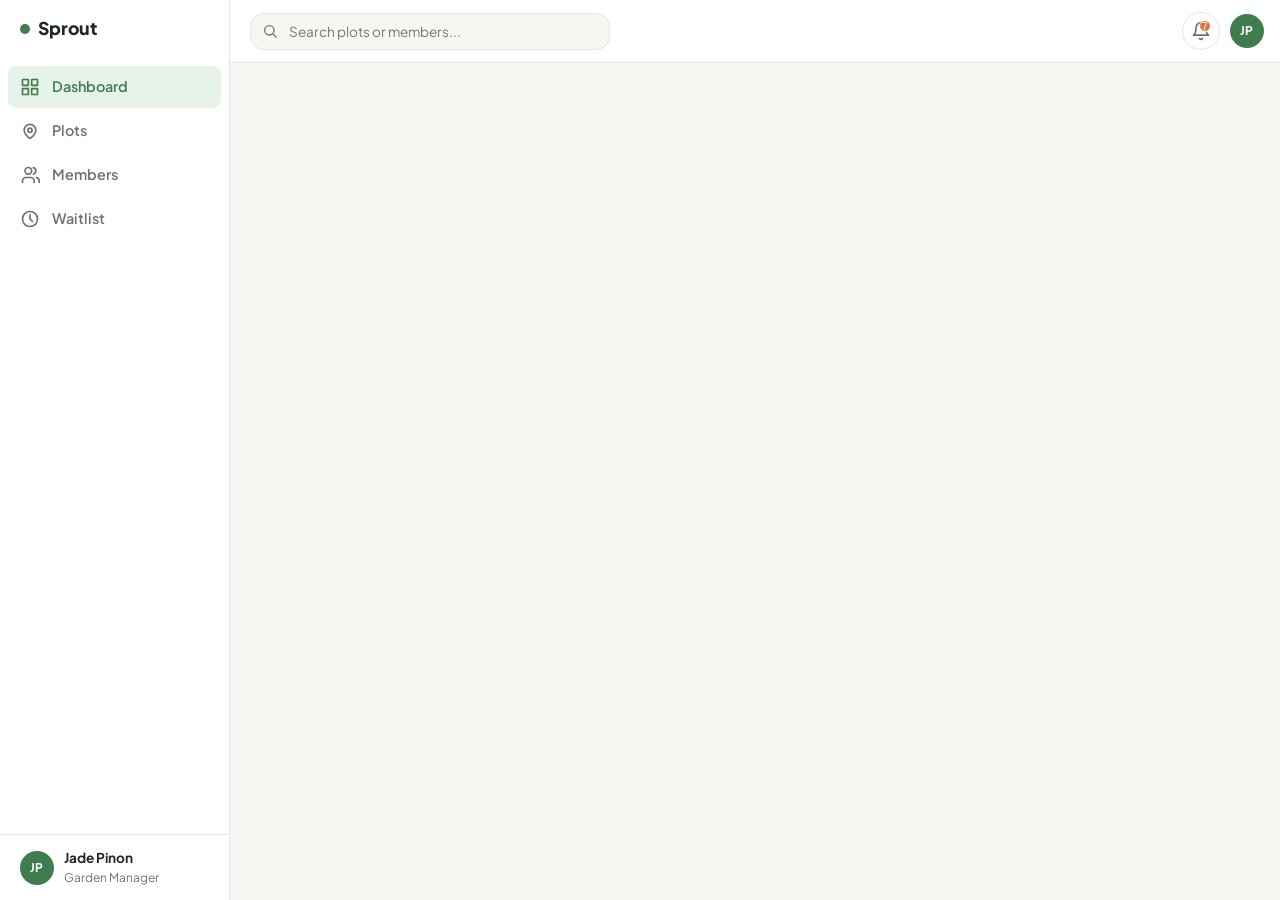
<file: week4/index.html>
<!DOCTYPE html>
<html lang="en">

<head>
    <meta charset="UTF-8">
    <meta name="viewport" content="width=device-width, initial-scale=1.0">
    <title>Sprout | Dashboard</title>
    <link rel="stylesheet" href="styles.css">
</head>

<body>
    <svg style="display:none">
        <symbol id="icon-grid" viewBox="0 0 24 24">
            <rect x="3" y="3" width="7" height="7" />
            <rect x="14" y="3" width="7" height="7" />
            <rect x="3" y="14" width="7" height="7" />
            <rect x="14" y="14" width="7" height="7" />
        </symbol>
        <symbol id="icon-plot" viewBox="0 0 24 24">
            <path d="M12 21c-4-3-7-6.5-7-10a7 7 0 0 1 14 0c0 3.5-3 7-7 10Z" />
            <circle cx="12" cy="11" r="2.5" />
        </symbol>
        <symbol id="icon-members" viewBox="0 0 24 24">
            <path d="M17 21v-2a4 4 0 0 0-4-4H7a4 4 0 0 0-4 4v2" />
            <circle cx="10" cy="7" r="4" />
            <path d="M23 21v-2a4 4 0 0 0-3-3.87" />
            <path d="M16 3.13a4 4 0 0 1 0 7.75" />
        </symbol>
        <symbol id="icon-waitlist" viewBox="0 0 24 24">
            <circle cx="12" cy="12" r="9" />
            <path d="M12 7v5l3 3" />
        </symbol>
        <symbol id="icon-bell" viewBox="0 0 24 24">
            <path d="M18 8a6 6 0 0 0-12 0c0 7-3 9-3 9h18s-3-2-3-9" />
            <path d="M13.73 21a2 2 0 0 1-3.46 0" />
        </symbol>
        <symbol id="icon-search" viewBox="0 0 24 24">
            <circle cx="11" cy="11" r="7" />
            <path d="m21 21-4.3-4.3" />
        </symbol>
        <symbol id="icon-plus" viewBox="0 0 24 24">
            <path d="M12 5v14M5 12h14" />
        </symbol>
        <symbol id="icon-droplet" viewBox="0 0 24 24">
            <path d="M12 3s6 6.5 6 11a6 6 0 0 1-12 0c0-4.5 6-11 6-11Z" />
        </symbol>
        <symbol id="icon-seed" viewBox="0 0 24 24">
            <circle cx="12" cy="12" r="9" stroke-dasharray="3 3" />
            <path d="M12 8v8M8 12h8" />
        </symbol>
    </svg>


    <aside class="sidebar">
        <div class="logo"><span class="dot"></span>Sprout</div>
        <nav>
            <ul>
                <li><a href="#" class="active">
                        <svg class="icon">
                            <use href="#icon-grid"/>
                        </svg>
                        Dashboard</a></li>
                <li><a href="#">
                        <svg class="icon">
                            <use href="#icon-plot"/>
                        </svg>
                        Plots</a></li>
                <li><a href="#">
                        <svg class="icon">
                            <use href="#icon-members"/>
                        </svg>Members</a></li>
                <li><a href="#"><svg class="icon">
                            <use href="#icon-waitlist"/>
                        </svg>Waitlist</a></li>
            </ul>
        </nav>
        <div class="sidebar-footer">
            <span class="avatar" style="background: var(--avatar-basil);">JP</span>
            <div class="who">
                <strong>Jade Pinon</strong>
                <span>Garden Manager</span>
        </div>
        </div>
    </aside>

    <main class="main">
        <header class="topbar">
            <div class="logo"><span class="dot"></span>Sprout</div>
            <div class="topbar-search">
                <svg class="icon"><use href="#icon-search"/></svg>
                <input type="text" name="keyword" id="search" placeholder="Search plots or members...">
            </div>
            <div class="topbar-actions">
                <button class="icon-btn" aria-label="Notifications"><svg class="icon"><use href="#icon-bell"/></svg><span class="badge">7</span></button>
                <button class="btn-add"><svg class="icon"><use href="#icon-plus"/></svg>Add member</button>
                <span class="avatar" style="background: var(--avatar-basil);">JP</span>
            </div>
        </header>
        <div class="content">
            <!-- TODO -->

            <!-- <button id="abcd">Click me</button> -->
        </div>
    </main>
</body>

</html>
</file>
<file: week4/styles.css>
@import url('https://fonts.googleapis.com/css2?family=Plus+Jakarta+Sans:ital,wght@0,200..800;1,200..800&display=swap');
/* http://meyerweb.com/eric/tools/css/reset/ 
   v2.0 | 20110126
   License: none (public domain)
*/

html,
body,
div,
span,
applet,
object,
iframe,
h1,
h2,
h3,
h4,
h5,
h6,
p,
blockquote,
pre,
a,
abbr,
acronym,
address,
big,
cite,
code,
del,
dfn,
em,
img,
ins,
kbd,
q,
s,
samp,
small,
strike,
sub,
sup,
tt,
var,
b,
u,
i,
center,
dl,
dt,
dd,
ol,
ul,
li,
fieldset,
form,
label,
legend,
table,
caption,
tbody,
tfoot,
thead,
tr,
th,
td,
article,
aside,
canvas,
details,
embed,
figure,
figcaption,
footer,
header,
hgroup,
menu,
nav,
output,
ruby,
section,
summary,
time,
mark,
audio,
video {
    margin: 0;
    padding: 0;
    border: 0;
    font-size: 100%;
    font: inherit;
    vertical-align: baseline;
}

/* HTML5 display-role reset for older browsers */
article,
aside,
details,
figcaption,
figure,
footer,
header,
hgroup,
menu,
nav,
section {
    display: block;
}

body {
    line-height: 1;
}

ol,
ul {
    list-style: none;
}

blockquote,
q {
    quotes: none;
}

blockquote:before,
blockquote:after,
q:before,
q:after {
    content: '';
    content: none;
}

table {
    border-collapse: collapse;
    border-spacing: 0;
}

* {
    box-sizing: border-box;
}

/* 
==============
DESIGN TOKENS
==============
*/

:root {
    --bg: #F6F7F2;
    --surface: #FFFFFF;
    --ink: #1F2A22;
    --muted: #6B7568;
    --primary: #3F7D4F;
    --primary-dark: #2E5E3B;
    --primary-light: #E7F2E9;
    --accent: #E0763C;
    --accent-light: #FBEAE0;
    --line: #E4E7E1;
    --radius: 14px;
    --radius-sm: 10px;
    --shadow: 0 1px 2px rgba(31, 42, 34, 0.04), 0 8px 24px rgba(31, 42, 34, 0.05);

    /*avatar palette, named after garden produce */
    --avatar-basil: #3F7D4F;
    --avatar-tomato: #C4552D;
    --avatar-blueberry: #4C6B94;
    --avatar-squash: #D69A3B;
    --avatar-plum: #8B5E83;
}


body {
    background-color: var(--bg);
    color: var(--ink);
    font-family: "Plus Jakarta Sans", sans-serif;
}

a {
    color: inherit;
    text-decoration: none;
}

.icon {
    width: 20px;
    height: 20px;
    stroke: currentColor;
    fill: none;
    stroke-width: 2;
    stroke-linecap: round;
    stroke-linejoin: round;
    flex: 0 0 auto;
}


.topbar {
    position: sticky;
    top: 0;
    z-index: 10;
    background: var(--surface);
    border-bottom: 1px solid var(--line);
    padding: 12px 16px;
    display: flex;
    align-items: center;
    gap: 12px;
}

.topbar .logo {
    display: flex;
    align-items: center;
    gap: 8px;
    font-weight: 800;
    font-size: 1.05rem;
    flex: 0 0 auto;
}

.topbar .logo .dot {
    width: 10px;
    height: 10px;
    border-radius: 50%;
    background: var(--primary);
}

.topbar-search {
    display: none;
}

.topbar-search input {
    width: 100%;
    border: 1px solid var(--line);
    background: var(--bg);
    border-radius: var(--radius);
    padding: 9px 14px 9px 38px;
    font-family: inherit;
    font-size: 0.85rem;
    color: var(--ink);
}

.topbar-search {
    position: relative;
    flex: 1;
    max-width: 360px;
    margin: 0 4px;


}

.topbar-search .icon {
    position: absolute;
    left: 12px;
    top: 50%;
    transform: translateY(-50%);
    width: 16px;
    height: 16px;
    color: var(--muted);
}

.topbar-actions {
    display: flex;
    align-items: center;
    gap: 10px;
    margin-left: auto;
}

.icon-btn {
    width: 38px;
    height: 38px;
    border-radius: 50%;
    border: 1px solid var(--line);
    background: var(--surface);
    color: var(--muted);
    cursor: pointer;
    position: relative;
    display: flex;
    align-items: center;
    justify-content: center;
    flex: 0 0 auto;
}

.icon-btn .badge {
    position: absolute;
    top: 7px;
    right: 8px;
    font-size: .650rem;
    width: 12px;
    height: 12px;
    border-radius: 50%;
    background-color: var(--accent);
    color: #fff;
    display: flex;
    justify-content: center;
    align-items: center;
    border: 1.5px solid var(--surface)
}

.btn-add {
    display: none;
    align-items: center;
    gap: 6px;
    background-color: var(--primary);
    color: #fff;
    border: none;
    border-radius: 300px;
    padding: 9px 16px 9px 12px;
    font-family: inherit;
    font-weight: 600;
    font-size: 0.85rem;
    cursor: pointer;
    flex: 0 0 auto;
}

.avatar {
    width: 34px;
    height: 34px;
    border-radius: 50%;
    display: flex;
    align-items: center;
    justify-content: center;
    color: #fff;
    font-weight: 700;
    font-size: .75rem;
    flex: 0 0 auto;
    letter-spacing: 0.02rem;
}

.sidebar {
    display: none;
    flex-direction: column;
    width: 230px;
    flex: 0 0 auto;
    background: var(--surface);
    border-right: 1px solid var(--line);
    height: 100vh;
    position: sticky;
    top: 0;
}

.sidebar .logo{
    display: flex;
    align-items: center;
    gap: 8px;
    font-weight: 800;
    font-size:1.1rem;
    padding: 20px;
}

.sidebar .logo .dot{
    width: 10px;
    height: 10px;
    background-color: var(--primary);
    border-radius: 50%;
}

.sidebar nav{
    padding: 8px;
    flex: 1;
}

.sidebar nav ul{
    display: flex;
    flex-direction: column;
    gap: 2px;
}

.sidebar nav ul li a{
    display: flex;
    align-items: center;
    gap: 12px;
    padding: 11px 12px;
    border-radius: 8px;
    color: var(--muted);
    font-weight: 600;
    font-size: 0.9rem;
}

.sidebar nav ul li a:hover{
    background-color: var(--bg);
}
.sidebar nav ul li a.active{
    background-color: var(--primary-light);
    color: var(--primary);
}

.sidebar-footer{
    display: flex;
    align-items: center;
    gap: 10px;
    padding: 14px 20px;
    border-top: 1px solid var(--line);
}

.sidebar-footer .who{
    line-height: 1.25;
    overflow: hidden;
}
.sidebar-footer .who strong{
    display: block;
    font-size: 0.85rem;
}

.sidebar-footer .who span{
    font-size: 0.75rem; color: var(--muted);
}
@media (min-width: 1000px) {
    body {
        display: flex;

    }

    .topbar .logo{
        display: none;
    }

    .sidebar {
        display: flex;

    }

    .main {
        flex: 1;
    }

    .topbar .topbar-search{
        display: block;
    }
    .content {
        padding: 32px 36px 50px;
    }
}
</file>
